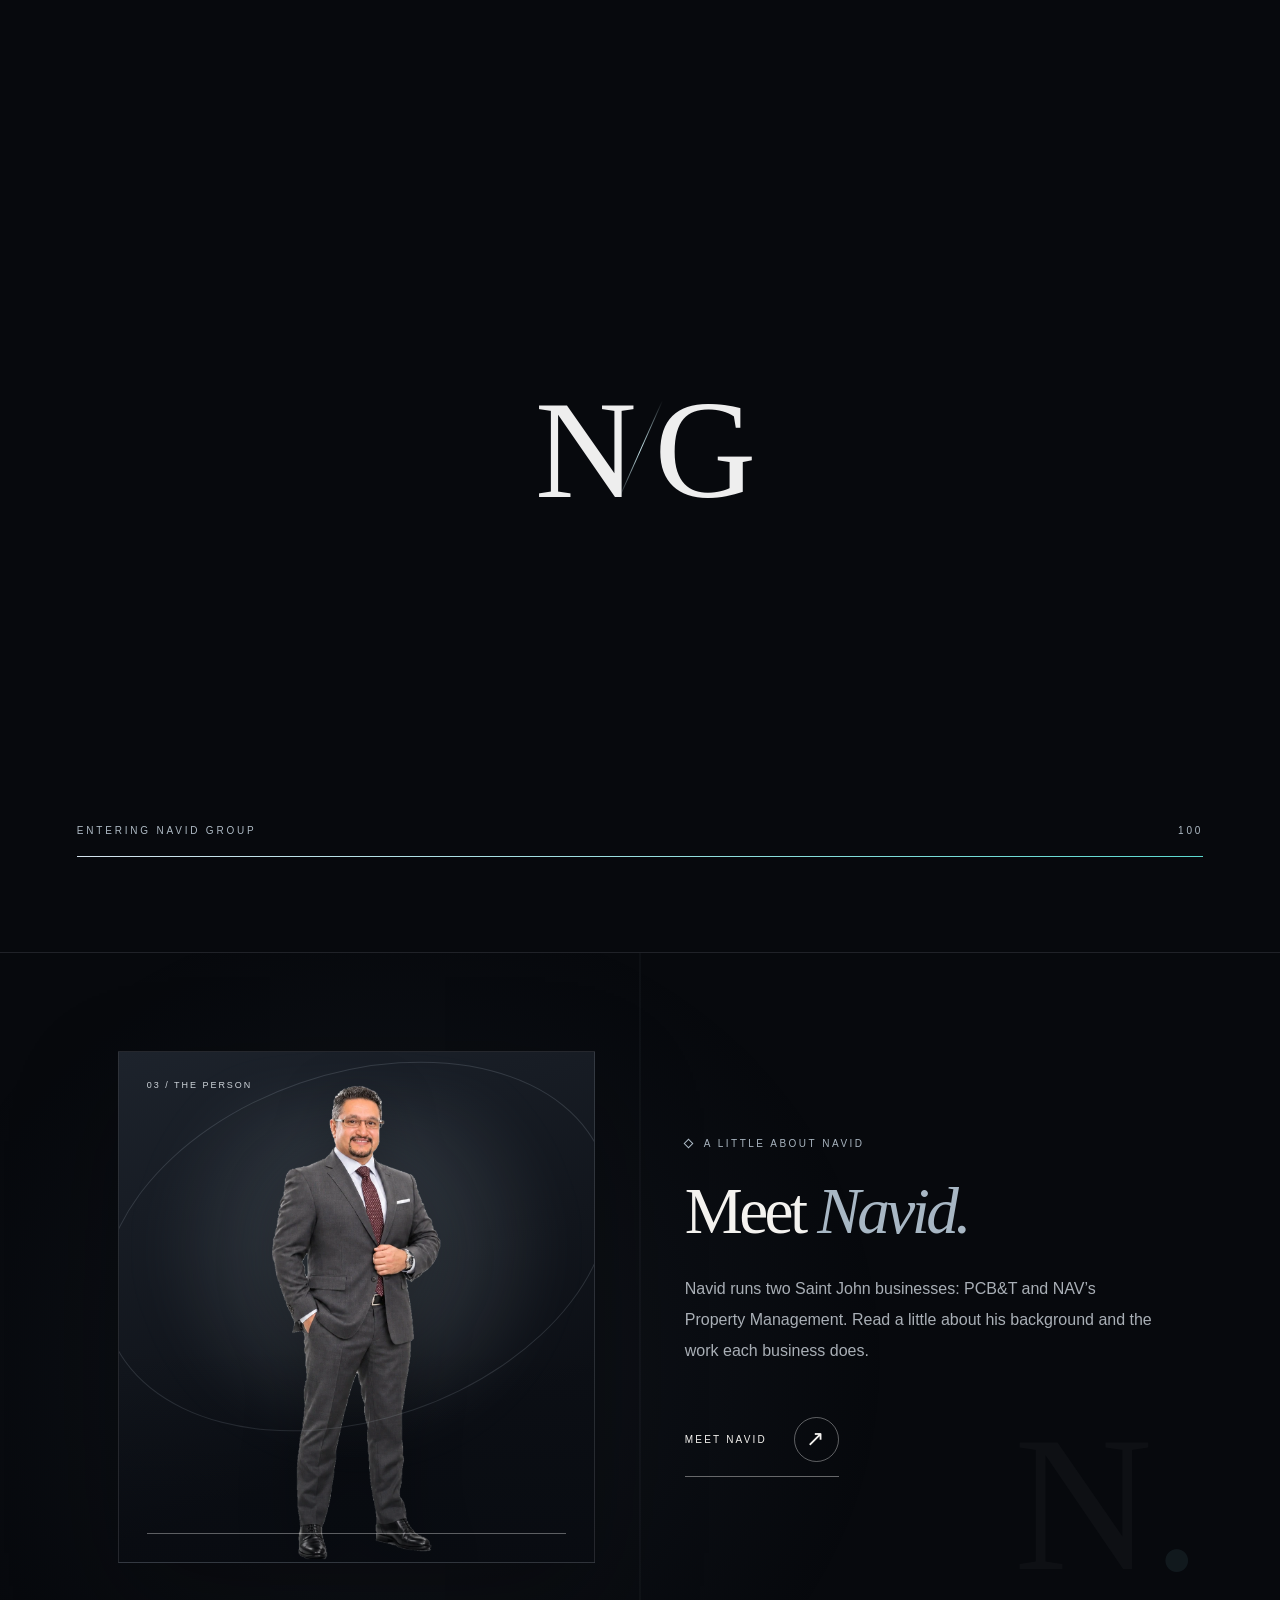
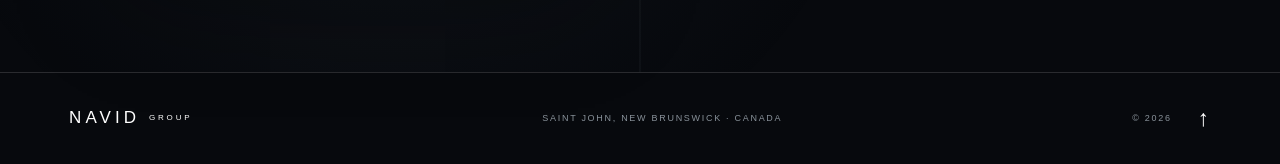
<file: index.html>
<!doctype html>
<html lang="en-CA">
<head>
  <meta charset="utf-8">
  <meta name="viewport" content="width=device-width, initial-scale=1, viewport-fit=cover">
  <meta name="color-scheme" content="dark">
  <meta name="theme-color" content="#07090d">
  <meta name="description" content="Navid Group — explore NAV’s Property Management and PCB&T Bookkeeping & Tax Services in Saint John, New Brunswick.">
  <title>Navid Group — An Interactive Art Experience</title>
  <link rel="preload" href="navid-art-property-building.webp" as="image">
  <link rel="icon" type="image/png" href="favicon-ng.png?v=1">
  <link rel="shortcut icon" href="favicon.ico?v=1">
  <link rel="apple-touch-icon" href="apple-touch-icon.png">
  <link rel="stylesheet" href="site.css">
  <script defer src="site.js"></script>
</head>
<body data-active="neutral">
  <a class="skip-link" href="#worlds">Skip to businesses</a>
  <div id="loading" class="loading-screen" aria-hidden="true">
    <div class="loader-art"><span class="loader-glyph">N</span><span class="loader-slash"></span><span class="loader-glyph">G</span></div>
    <div class="loader-foot"><span>ENTERING NAVID GROUP</span><span class="loader-progress">00</span></div>
    <div class="loader-rail"><span></span></div>
  </div>
  <div id="exit-curtain" class="exit-curtain" aria-hidden="true"><span class="exit-icon">N/G</span></div>
  <canvas id="ambient-canvas" aria-hidden="true"></canvas>
  <div class="ambient-dust" aria-hidden="true"></div>
  <div class="mouse-halo" aria-hidden="true"></div>
  <div class="cursor-ring" aria-hidden="true"><span>ENTER ↗</span></div>
  <div class="stage-lines" aria-hidden="true"><i></i><i></i><i></i><i></i></div>

  <div class="page-shell" id="top">
    <header class="site-header reveal-on-load">
      <a class="identity" href="#top" aria-label="Navid Group home">
        <span class="identity-symbol">N<span>/</span>G</span>
        <span class="identity-words">NAVID<br><small>GROUP</small></span>
      </a>
      <div class="header-coordinate"><span class="live-blink"></span> SAINT JOHN, NEW BRUNSWICK</div>
      <div class="header-right"><a href="#worlds" class="header-explore">EXPLORE <span>↓</span></a><a href="about-navid.html" class="header-about transition-link">ABOUT NAVID <span>↗</span></a></div>
    </header>

    <main>
      <section class="hero" aria-labelledby="hero-title">
        <div class="hero-aura" aria-hidden="true"><div class="aura-outer"></div><div class="aura-inner"></div><div class="aura-core"></div><div class="aura-path"></div></div>
        <div class="hero-topline reveal-on-load" style="--enter: .13s"><span class="line-deco"></span><span>THE NAVID GROUP</span><span class="line-deco"></span></div>
        <div class="hero-title-wrap">
          <h1 id="hero-title" class="hero-title" aria-label="NAVID GROUP">
            <span class="name-row" aria-hidden="true"><span>N</span><span>A</span><span>V</span><span>I</span><span>D</span></span>
            <span class="group-row" aria-hidden="true"><span class="group-rule"></span>GROUP<span class="group-rule"></span></span>
          </h1>
          <div class="hero-descriptor reveal-on-load" style="--enter:.53s"><span>PROPERTY MANAGEMENT</span><span class="cross-mark">✳</span><span>BOOKKEEPING &amp; TAX</span></div>
        </div>
        <div class="worlds-intro reveal-on-load" style="--enter:.7s"><span class="intro-line"></span><span>CHOOSE A DIRECTION</span><span class="intro-line"></span></div>

        <div id="worlds" class="world-grid" aria-label="Choose a business">
          <a href="https://alirezakhani91.github.io/navs-property/" title="Visit NAV’s Property Management website" class="world world-navs transition-link reveal-on-load" data-world="navs" aria-label="Visit NAV’s Property Management" style="--enter:.77s">
            <div class="world-visual" aria-hidden="true"><img src="navid-art-property-building.webp" class="property-photo" alt=""><div class="architecture-lines"><i></i><i></i><i></i><i></i></div></div>
            <div class="world-flare" aria-hidden="true"></div>
            <div class="world-top"><span class="world-sequence">01 <em>—</em> PROPERTY</span><span class="world-corner">↗</span></div>
            <div class="world-middle"><div class="logo-plate"><img src="navid-art-logo-navs.webp" alt="NAV’s Property Management Inc."></div></div>
            <div class="world-bottom"><div><span class="world-kind">PROPERTY MANAGEMENT</span><h2>Spaces, cared for.</h2><small>ENTER NAV’S PROPERTY MANAGEMENT</small></div><span class="world-arrow" aria-hidden="true">↗</span></div>
            <div class="world-vertical" aria-hidden="true">NAV'S PROPERTY MANAGEMENT</div>
          </a>

          <div class="world-center" aria-hidden="true">
            <span class="center-sigil">/</span>
            <span class="center-ring center-ring-one"></span><span class="center-ring center-ring-two"></span>
            <span class="center-marker center-marker-top">N</span><span class="center-marker center-marker-bottom">G</span>
          </div>

          <a href="https://alirezakhani91.github.io/pcb-t/" class="world world-pcbt transition-link reveal-on-load" data-world="pcbt" aria-label="Visit PCB&T Bookkeeping and Tax Services" style="--enter:.89s">
            <div class="world-visual finance-visual" aria-hidden="true">
              <img src="navid-art-finance-photo.webp" class="finance-photo" alt="" loading="eager" decoding="async">
              <div class="finance-sun"></div><div class="finance-orbit orbit-a"></div><div class="finance-orbit orbit-b"></div>
              <svg class="finance-waves" xmlns="http://www.w3.org/2000/svg" viewBox="0 0 650 550" preserveAspectRatio="xMidYMid slice"><defs><linearGradient id="wave-stroke" x1="0" x2="1" y1="0" y2="1"><stop stop-color="#4ac5c4"/><stop offset=".54" stop-color="#8ff4e7"/><stop offset="1" stop-color="#e7bb70"/></linearGradient></defs>
              <g fill="none" stroke="url(#wave-stroke)" stroke-width="1.2" opacity=".47">
                <path d="M-70 325 C125 220 210 435 405 330 S615 265 740 325"/><path d="M-70 345 C125 240 210 455 405 350 S615 285 740 345"/><path d="M-70 365 C125 260 210 475 405 370 S615 305 740 365"/><path d="M-70 385 C125 280 210 495 405 390 S615 325 740 385"/><path d="M-70 405 C125 300 210 515 405 410 S615 345 740 405"/><path d="M-70 425 C125 320 210 535 405 430 S615 365 740 425"/><path d="M-70 445 C125 340 210 555 405 450 S615 385 740 445"/><path d="M-70 465 C125 360 210 575 405 470 S615 405 740 465"/>
              </g></svg>
              <div class="finance-points"><span></span><span></span><span></span><span></span><span></span></div>
            </div>
            <div class="world-flare" aria-hidden="true"></div>
            <div class="world-top"><span class="world-sequence">02 <em>—</em> FINANCE</span><span class="world-corner">↗</span></div>
            <div class="world-middle"><div class="logo-plate pcbt-logo"><img src="navid-art-logo-pcbt.webp" alt="PCB&T — A Wave Above The Rest"></div></div>
            <div class="world-bottom"><div><span class="world-kind">BOOKKEEPING &amp; TAX</span><h2>Numbers, in order.</h2><small>ENTER PCB&amp;T</small></div><span class="world-arrow" aria-hidden="true">↗</span></div>
            <div class="world-vertical" aria-hidden="true">PCB&amp;T BOOKKEEPING &amp; TAX</div>
          </a>
        </div>
        <div class="hero-footer reveal-on-load" style="--enter:1s"><span><span class="tiny-star">✳</span> TWO BUSINESSES · ONE PLACE TO BEGIN</span><a href="#about-preview" class="scroll-link"><span class="scroll-icon">↓</span> SCROLL TO MEET NAVID</a><span class="experience-label">MOVE YOUR CURSOR TO EXPLORE</span></div>
      </section>

      <section class="about-preview" id="about-preview" aria-labelledby="about-title">
        <div class="about-grid-guide" aria-hidden="true"></div>
        <div class="about-photo scroll-reveal" data-parallax=".04"><div class="portrait-glow"></div><span class="about-photo-number">03 / THE PERSON</span><img src="navid-art-portrait.webp" alt="Navid standing in a dark suit, smiling"><span class="portrait-bottom-line"></span></div>
        <div class="about-copy scroll-reveal"><div class="small-kicker"><span class="small-diamond"></span> A LITTLE ABOUT NAVID</div><h2 id="about-title">Meet <i>Navid.</i></h2><p>Navid runs two Saint John businesses: PCB&T and NAV’s Property Management. Read a little about his background and the work each business does.</p><a class="about-button transition-link" href="about-navid.html"><span>MEET NAVID</span><span class="button-disc">↗</span></a><div class="about-decoration">N<span>.</span></div></div>
      </section>
    </main>

    <footer class="site-footer"><a href="#top" class="footer-brand">NAVID <span>GROUP</span></a><div class="footer-center">SAINT JOHN, NEW BRUNSWICK · CANADA</div><div class="footer-right"><span>© <span id="year">2026</span></span><a href="#top" aria-label="Back to top">↑</a></div></footer>
  </div>
</body>
</html>
</file>
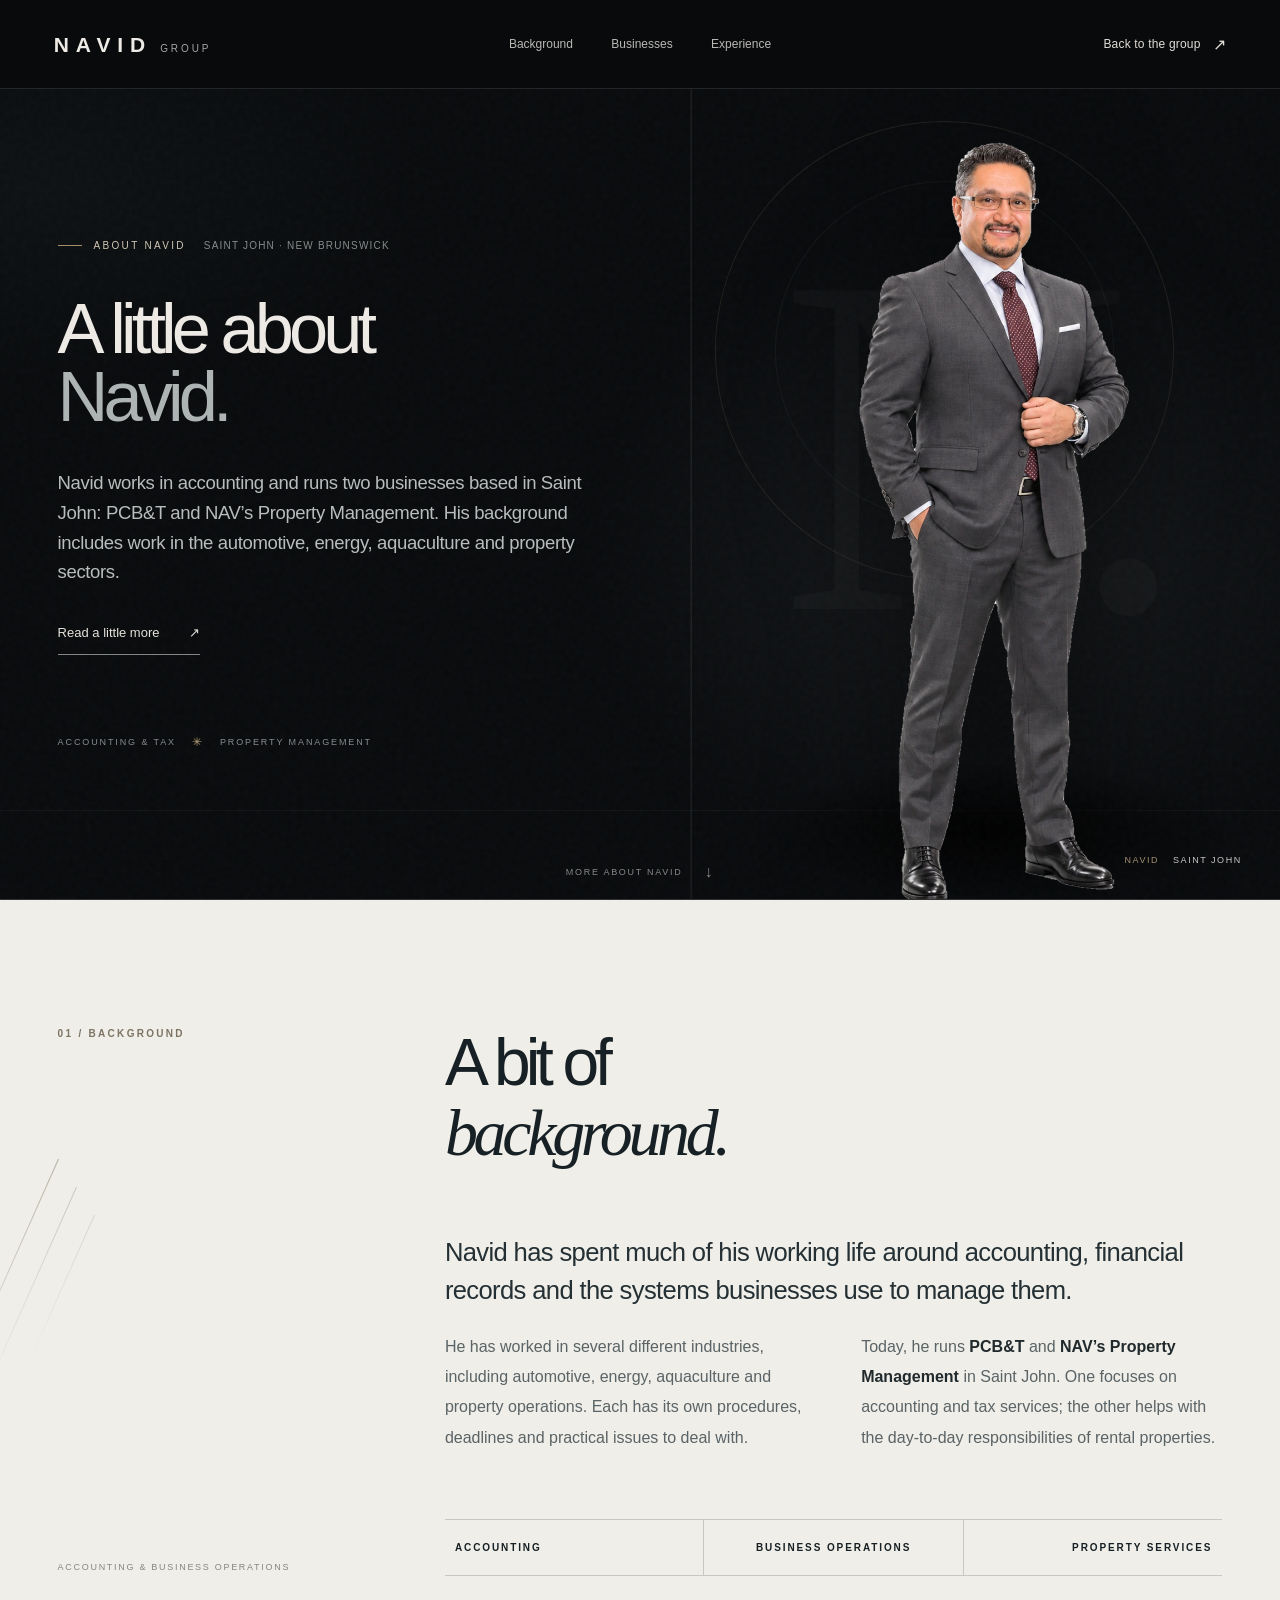
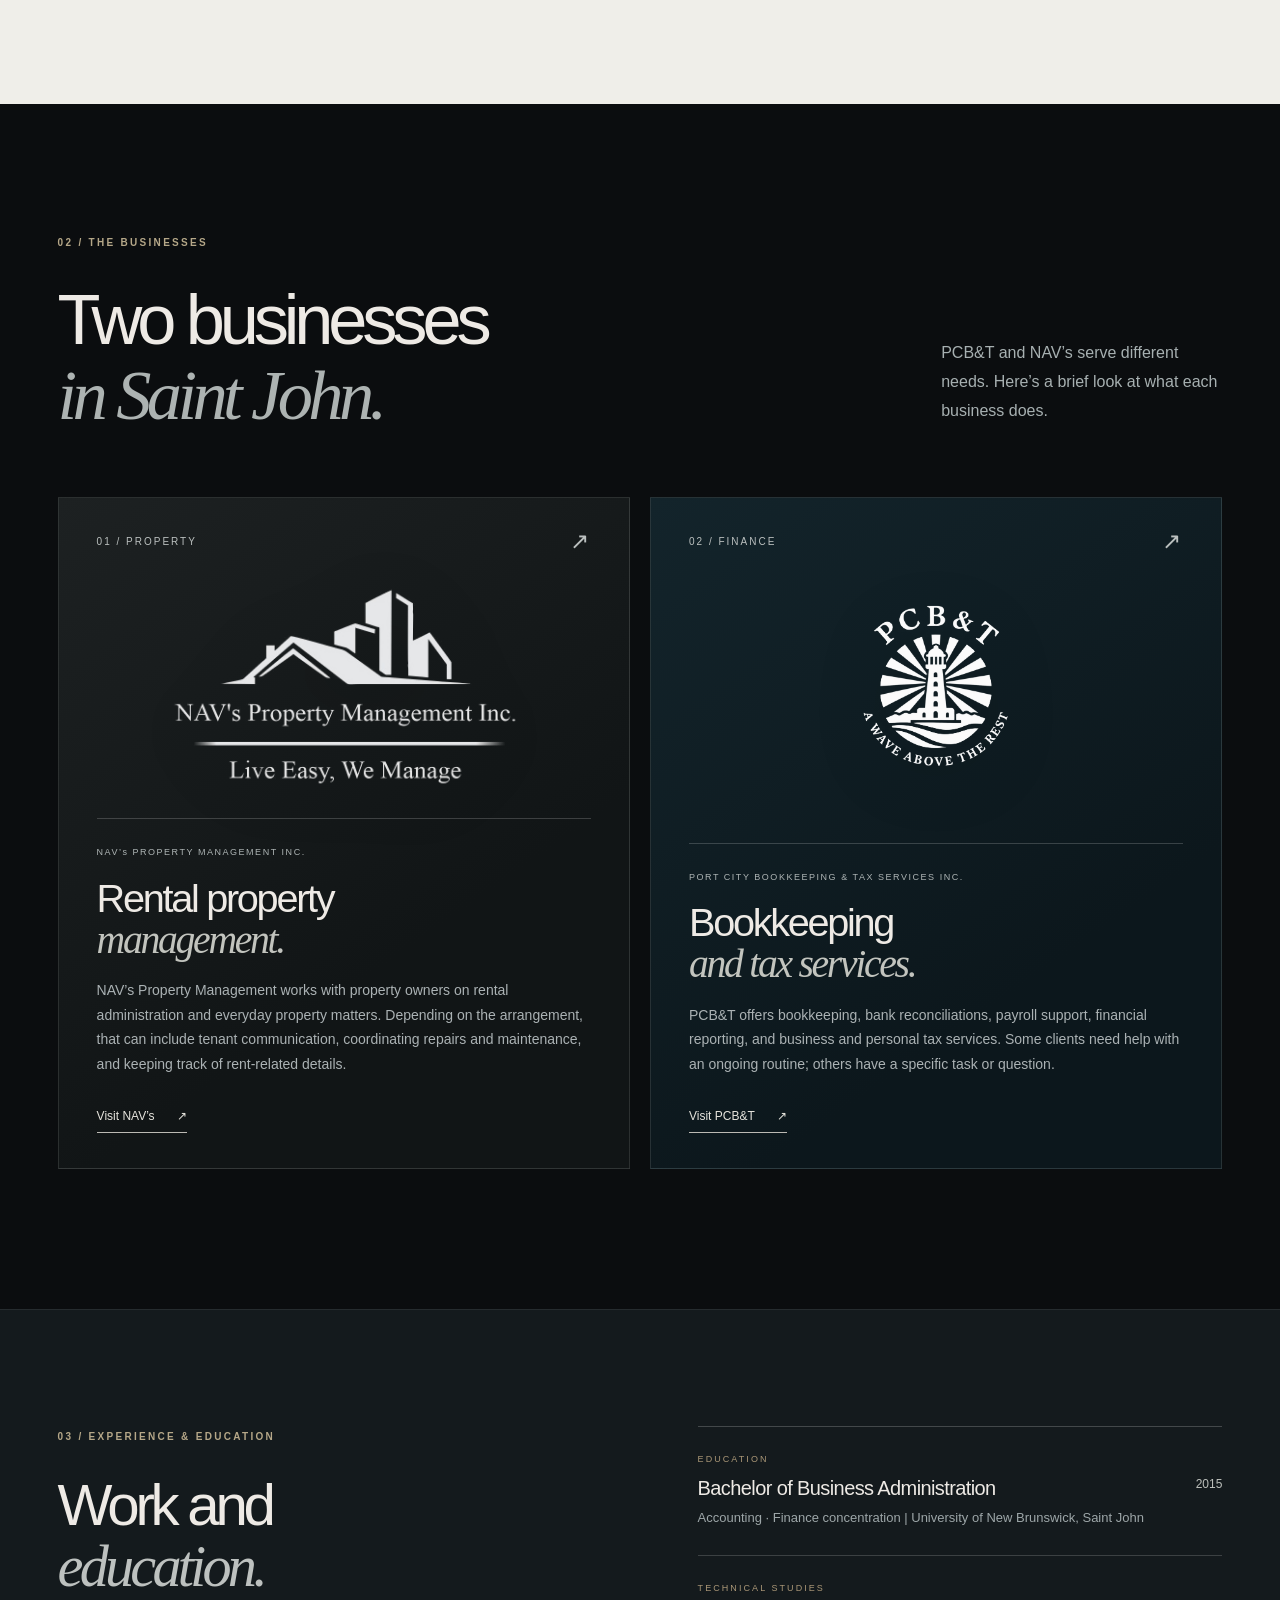
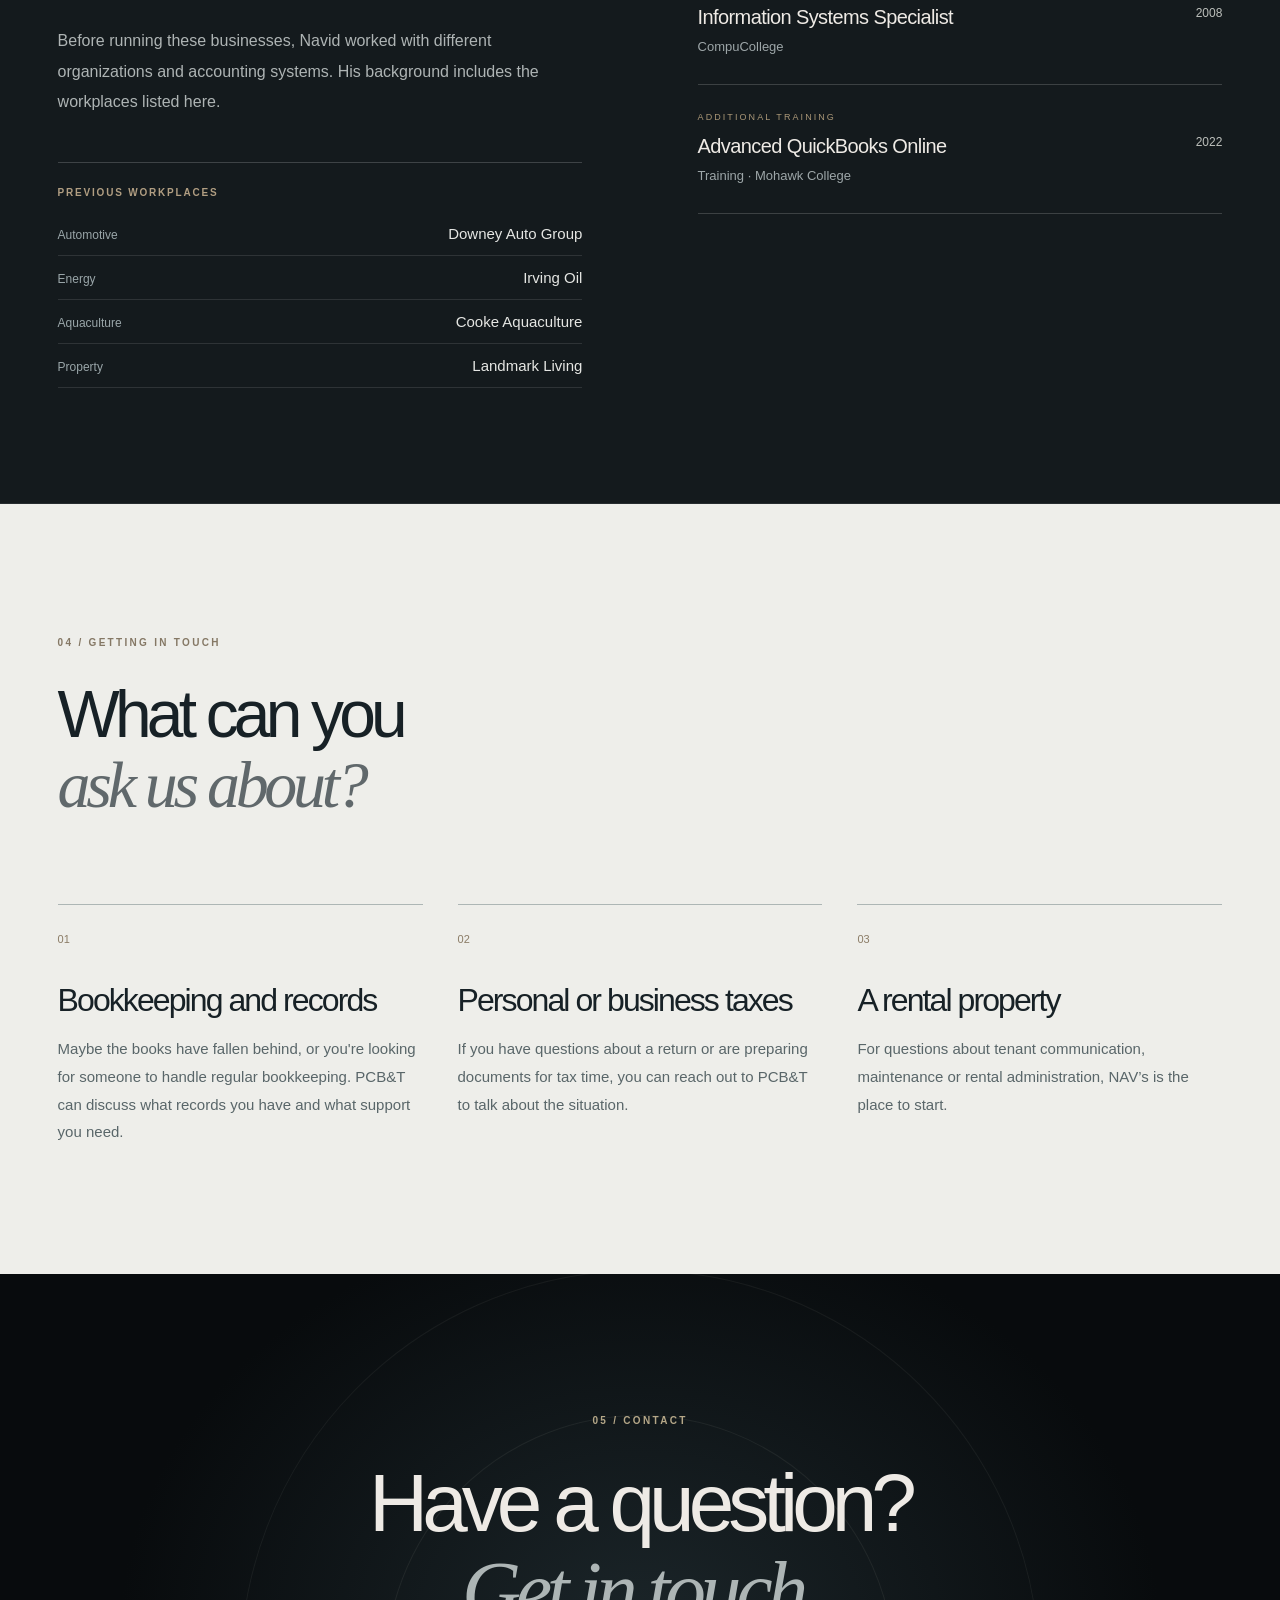
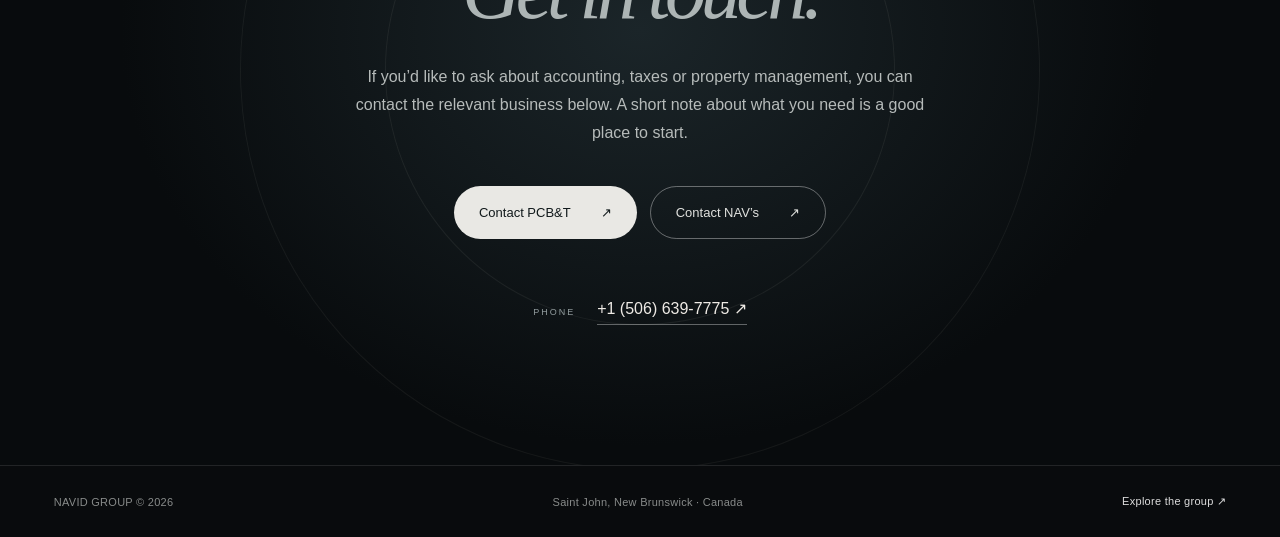
<file: about-navid.html>
<!DOCTYPE html>

<html lang="en">
<head>
<meta charset="utf-8"/>
<meta content="width=device-width,initial-scale=1,viewport-fit=cover" name="viewport"/>
<meta content="#090b0d" name="theme-color"/>
<meta content="About Navid, his background in accounting and business operations, and the two Saint John businesses he runs: PCB&amp;T and NAV’s Property Management." name="description"/>
<meta content="profile" property="og:type"/>
<meta content="About Navid | Navid Group" property="og:title"/>
<meta content="Learn about Navid's work experience and the services offered through PCB&amp;T and NAV’s Property Management in Saint John." property="og:description"/>
<title>About Navid | Navid Group</title>
<link href="pcbt-logo-white.png" rel="icon" type="image/png"/>
<link as="image" href="navid-standing-transparent.webp" rel="preload" type="image/webp"/>
<link href="legacy-site.css" rel="stylesheet"/>
<link href="about-navid.css" rel="stylesheet"/>
<script defer="" src="legacy-site.js"></script>
<script defer="" src="about-navid.js"></script>
</head>
<body class="about-premium-page interior-page">
<div aria-hidden="true" class="grain"></div>
<a class="about-skip" href="#main">Skip to content</a>
<header class="masthead about-masthead">
<a aria-label="Navid Group home" class="wordmark" href="index.html"><span class="wordmark-main">NAVID</span><span class="wordmark-minor">GROUP</span></a>
<nav aria-label="Main navigation" class="about-top-nav">
<a href="#perspective">Background</a>
<a href="#businesses">Businesses</a>
<a href="#background">Experience</a>
</nav>
<a class="masthead-link" href="index.html">Back to the group <span aria-hidden="true">↗</span></a>
</header>
<main id="main">
<!-- HERO: Portrait is pixel-extracted from the supplied photograph; facial features are not regenerated. -->
<section aria-labelledby="navid-hero-title" class="navid-hero">
<div aria-hidden="true" class="navid-hero-gridlines"></div>
<div class="navid-hero-copy">
<p class="navid-eyebrow"><span class="navid-kicker-line"></span> ABOUT NAVID <span class="navid-eyebrow-location">SAINT JOHN · NEW BRUNSWICK</span></p>
<h1 id="navid-hero-title">A little about<br/><em>Navid.</em></h1>
<p class="navid-hero-lead">Navid works in accounting and runs two businesses based in Saint John: PCB&amp;T and NAV’s Property Management. His background includes work in the automotive, energy, aquaculture and property sectors.</p>
<a class="navid-text-link hero-discover" href="#perspective">Read a little more <span aria-hidden="true">↗</span></a>
<div class="navid-hero-bottom"><span>ACCOUNTING &amp; TAX</span><span aria-hidden="true" class="navid-star">✳</span><span>PROPERTY MANAGEMENT</span></div>
</div>
<div class="navid-hero-visual">
<div aria-hidden="true" class="navid-hero-orbit"></div>
<div aria-hidden="true" class="navid-hero-backtype">N.</div>
<img alt="Navid, standing in a charcoal suit" class="navid-portrait" fetchpriority="high" height="1382" src="navid-standing-transparent.webp" width="527"/>
<div class="navid-portrait-caption"><span>NAVID</span><span>SAINT JOHN</span></div>
</div>
<a aria-label="Scroll to Navid's perspective" class="navid-scroll-cue" href="#perspective"><span>MORE ABOUT NAVID</span><span aria-hidden="true">↓</span></a>
</section>
<!-- STORY -->
<section aria-labelledby="navid-story-heading" class="navid-story" id="perspective">
<div class="navid-shell navid-story-grid">
<div class="navid-story-side" data-reveal="">
<span class="navid-section-index">01 / BACKGROUND</span>
<div aria-hidden="true" class="navid-rule-art"><span></span><span></span><span></span></div>
<span class="navid-aside-note">ACCOUNTING &amp; BUSINESS OPERATIONS</span>
</div>
<div class="navid-story-main" data-reveal="">
<h2>A bit of<br/><em>background.</em></h2>
<div class="navid-story-body">
<p class="navid-story-first">Navid has spent much of his working life around accounting, financial records and the systems businesses use to manage them.</p>
<p>He has worked in several different industries, including automotive, energy, aquaculture and property operations. Each has its own procedures, deadlines and practical issues to deal with.</p>
<p>Today, he runs <strong>PCB&amp;T</strong> and <strong>NAV’s Property Management</strong> in Saint John. One focuses on accounting and tax services; the other helps with the day-to-day responsibilities of rental properties.</p>
</div>
<div aria-label="Guiding principles" class="navid-principles"><span>ACCOUNTING</span><span>BUSINESS OPERATIONS</span><span>PROPERTY SERVICES</span></div>
</div>
</div>
</section>
<!-- TWO BUSINESSES -->
<section aria-labelledby="navid-businesses-heading" class="navid-businesses" id="businesses">
<div class="navid-shell">
<div class="navid-section-intro" data-reveal="">
<span class="navid-section-index">02 / THE BUSINESSES</span>
<div class="navid-intro-row">
<h2 id="navid-businesses-heading">Two businesses<br/><em>in Saint John.</em></h2>
<p>PCB&amp;T and NAV’s serve different needs. Here’s a brief look at what each business does.</p>
</div>
</div>
<div class="navid-business-grid">
<a aria-label="Explore NAV's Property Management" class="navid-business-card navid-card-property" data-reveal="" href="https://alirezakhani91.github.io/navs-property/">
<div class="navid-card-top"><span>01 / PROPERTY</span><span aria-hidden="true" class="navid-card-arrow">↗</span></div>
<div class="navid-brandmark navid-property-brandmark"><img alt="NAV’s Property Management Inc. logo" loading="lazy" src="navs-logo-transparent.png"/></div>
<div class="navid-card-bottom">
<span class="navid-card-category">NAV’s PROPERTY MANAGEMENT INC.</span>
<h3>Rental property<br/><em>management.</em></h3>
<p>NAV’s Property Management works with property owners on rental administration and everyday property matters. Depending on the arrangement, that can include tenant communication, coordinating repairs and maintenance, and keeping track of rent-related details.</p>
<span class="navid-card-explore">Visit NAV’s <span aria-hidden="true">↗</span></span>
</div>
</a>
<a aria-label="Visit Port City Bookkeeping and Tax Services" class="navid-business-card navid-card-finance" data-reveal="" href="https://alirezakhani91.github.io/pcb-t/">
<div class="navid-card-top"><span>02 / FINANCE</span><span aria-hidden="true" class="navid-card-arrow">↗</span></div>
<div class="navid-brandmark navid-finance-brandmark"><img alt="PCB&amp;T — Port City Bookkeeping and Tax Services logo" loading="lazy" src="pcbt-logo-white.png"/></div>
<div class="navid-card-bottom">
<span class="navid-card-category">PORT CITY BOOKKEEPING &amp; TAX SERVICES INC.</span>
<h3>Bookkeeping<br/><em>and tax services.</em></h3>
<p>PCB&amp;T offers bookkeeping, bank reconciliations, payroll support, financial reporting, and business and personal tax services. Some clients need help with an ongoing routine; others have a specific task or question.</p>
<span class="navid-card-explore">Visit PCB&amp;T <span aria-hidden="true">↗</span></span>
</div>
</a>
</div>
</div>
</section>
<!-- BACKGROUND -->
<section aria-labelledby="navid-foundation-heading" class="navid-foundation" id="background">
<div class="navid-shell navid-foundation-grid">
<div class="navid-foundation-title" data-reveal="">
<span class="navid-section-index">03 / EXPERIENCE &amp; EDUCATION</span>
<h2 id="navid-foundation-heading">Work and<br/><em>education.</em></h2>
<p>Before running these businesses, Navid worked with different organizations and accounting systems. His background includes the workplaces listed here.</p>
<div aria-label="Selected professional experience" class="navid-experience">
<h3 class="navid-experience-label">PREVIOUS WORKPLACES</h3>
<div class="navid-experience-row"><span>Automotive</span><strong>Downey Auto Group</strong></div>
<div class="navid-experience-row"><span>Energy</span><strong>Irving Oil</strong></div>
<div class="navid-experience-row"><span>Aquaculture</span><strong>Cooke Aquaculture</strong></div>
<div class="navid-experience-row"><span>Property</span><strong>Landmark Living</strong></div>
</div>
</div>
<div class="navid-credentials" data-reveal="">
<div class="navid-credential"><span class="navid-credential-tag">EDUCATION</span><div><h3>Bachelor of Business Administration</h3><p>Accounting · Finance concentration | University of New Brunswick, Saint John</p></div><span class="navid-credential-note">2015</span></div>
<div class="navid-credential"><span class="navid-credential-tag">TECHNICAL STUDIES</span><div><h3>Information Systems Specialist</h3><p>CompuCollege</p></div><span class="navid-credential-note">2008</span></div>
<div class="navid-credential"><span class="navid-credential-tag">ADDITIONAL TRAINING</span><div><h3>Advanced QuickBooks Online</h3><p>Training · Mohawk College</p></div><span class="navid-credential-note">2022</span></div>
</div>
</div>
</section>
<!-- VALUES / EXPERIENCE -->
<section aria-labelledby="navid-philosophy-heading" class="navid-philosophy">
<div class="navid-shell" data-reveal="">
<span class="navid-section-index">04 / GETTING IN TOUCH</span>
<h2 id="navid-philosophy-heading">What can you<br/><em>ask us about?</em></h2>
<div class="navid-philosophy-grid">
<div><span>01</span><h3>Bookkeeping and records</h3><p>Maybe the books have fallen behind, or you're looking for someone to handle regular bookkeeping. PCB&amp;T can discuss what records you have and what support you need.</p></div>
<div><span>02</span><h3>Personal or business taxes</h3><p>If you have questions about a return or are preparing documents for tax time, you can reach out to PCB&amp;T to talk about the situation.</p></div>
<div><span>03</span><h3>A rental property</h3><p>For questions about tenant communication, maintenance or rental administration, NAV’s is the place to start.</p></div>
</div>
</div>
</section>
<!-- CONTACT -->
<section aria-labelledby="navid-contact-heading" class="navid-contact" id="contact">
<div aria-hidden="true" class="navid-contact-orbit"></div>
<div class="navid-shell navid-contact-inner" data-reveal="">
<span class="navid-section-index">05 / CONTACT</span>
<h2 id="navid-contact-heading">Have a question?<br/><em>Get in touch.</em></h2>
<p>If you’d like to ask about accounting, taxes or property management, you can contact the relevant business below. A short note about what you need is a good place to start.</p>
<div class="navid-contact-actions">
<a class="navid-pill" href="mailto:Bookkeeping@NCPCGROUP.com?subject=Enquiry%20via%20Navid%20Group">Contact PCB&amp;T <span aria-hidden="true">↗</span></a>
<a class="navid-pill navid-pill-outline" href="mailto:pm@ncpcgroup.com?subject=Property%20management%20enquiry%20via%20Navid%20Group">Contact NAV’s <span aria-hidden="true">↗</span></a>
</div>
<div class="navid-contact-phone"><span>PHONE</span><a href="tel:+15066397775">+1 (506) 639-7775 ↗</a></div>
</div>
</section>
</main>
<footer class="footer-min navid-about-footer"><span>NAVID GROUP © 2026</span><span>Saint John, New Brunswick · Canada</span><a href="index.html">Explore the group ↗</a></footer>
</body>
</html>
</file>
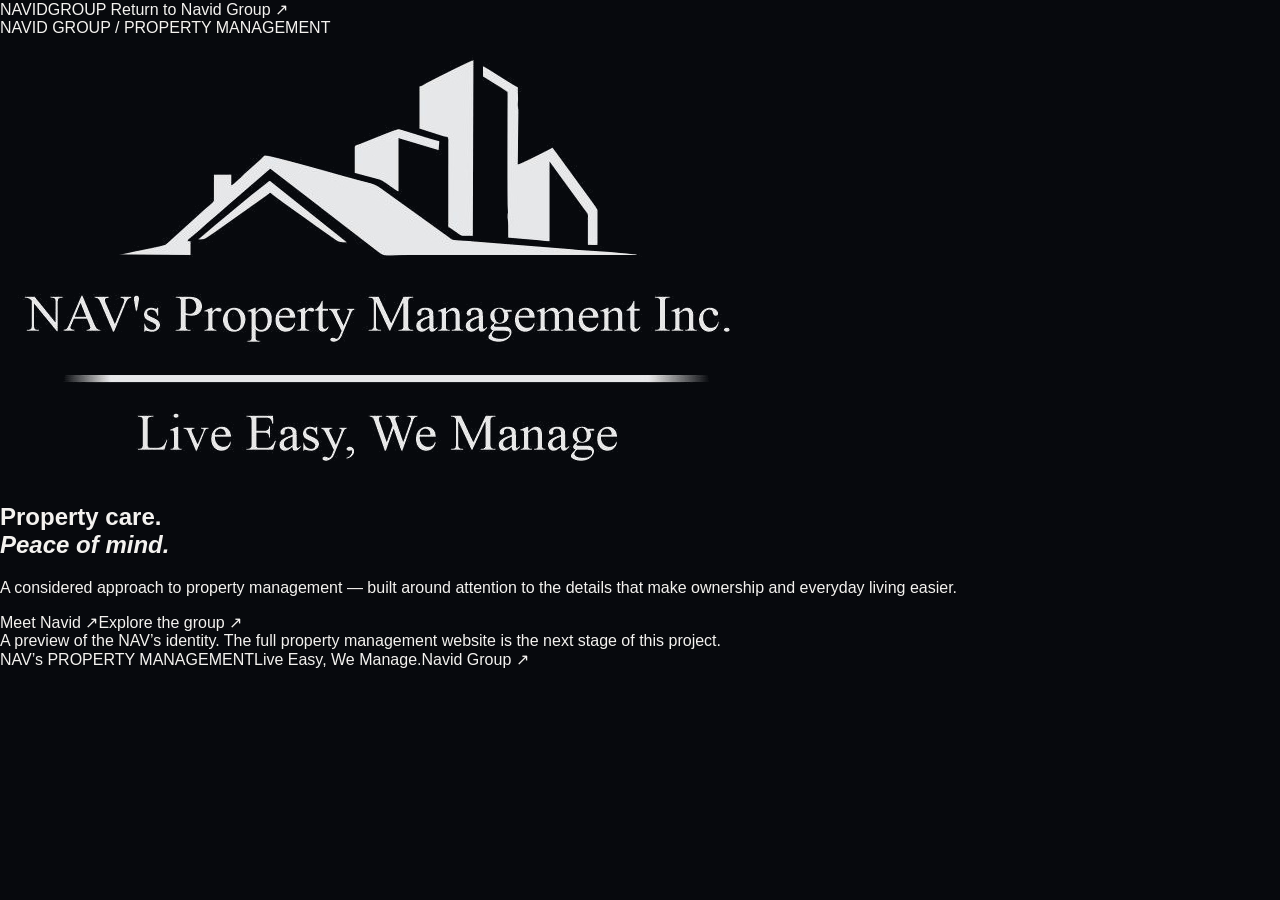
<file: navs.html>
<!doctype html>
<html lang="en">
<head>
<meta charset="utf-8"><meta name="viewport" content="width=device-width, initial-scale=1"><meta name="theme-color" content="#101214">
<meta name="description" content="NAV's Property Management Inc. — Live Easy, We Manage.">
<title>NAV’s Property Management — Navid Group</title>
<link rel="stylesheet" href="site.css"><script defer src="site.js"></script>
</head>
<body class="interior-page navs-page">
 <div class="grain" aria-hidden="true"></div>
 <header class="masthead masthead-interior">
   <a href="index.html" class="wordmark" aria-label="Navid Group home"><span class="wordmark-main">NAVID</span><span class="wordmark-minor">GROUP</span></a>
   <a href="index.html" class="masthead-link">Return to Navid Group <span aria-hidden="true">↗</span></a>
 </header>
 <main>
  <section class="navs-hero">
   <div class="architecture-shape" aria-hidden="true"><span></span><span></span><span></span></div>
   <span class="eyebrow">NAVID GROUP / PROPERTY MANAGEMENT</span>
   <div class="navs-hero-logo"><img src="navs-logo-transparent.png" alt="NAV's Property Management Inc. — Live Easy, We Manage"></div>
   <h1>Property care.<br><em>Peace of mind.</em></h1>
   <p>A considered approach to property management — built around attention to the details that make ownership and everyday living easier.</p>
   <div class="navs-actions"><a href="about-navid.html">Meet Navid <span>↗</span></a><a href="index.html">Explore the group <span>↗</span></a></div>
  </section>
  <div class="navs-note">A preview of the NAV’s identity. The full property management website is the next stage of this project.</div>
 </main>
 <footer class="footer-min"><span>NAV’s PROPERTY MANAGEMENT</span><span>Live Easy, We Manage.</span><a href="index.html">Navid Group ↗</a></footer>
</body>
</html>
</file>
<file: site.css>
@charset "UTF-8";
:root{color-scheme:dark;--bg:#07090d;--text:#f4f2ef;--mute:#a2a7af;--accent:173,200,222;--mouse-x:50vw;--mouse-y:50vh;--accent-light:rgba(190,205,230,.22)}
*,*:before,*:after{box-sizing:border-box}html{scroll-behavior:smooth;scroll-padding-top:70px;background:var(--bg)}body{margin:0;min-width:320px;background:var(--bg);color:var(--text);font-family:Inter,"Helvetica Neue",Arial,sans-serif;-webkit-font-smoothing:antialiased;overflow-x:hidden}a{text-decoration:none;color:inherit}a:focus-visible{outline:2px solid #b5e3e9;outline-offset:5px}button{font:inherit}.skip-link{position:fixed;z-index:9000;top:-100px;left:20px;background:white;color:black;padding:13px 20px}.skip-link:focus{top:10px}
#ambient-canvas{position:fixed;inset:0;pointer-events:none;z-index:0;opacity:.78}.ambient-dust{position:fixed;inset:0;pointer-events:none;z-index:7;opacity:.32;mix-blend-mode:screen;background-image:url('data:image/svg+xml,%3Csvg viewBox="0 0 180 180" xmlns="http://www.w3.org/2000/svg"%3E%3Cfilter id="n"%3E%3CfeTurbulence type="fractalNoise" baseFrequency=".89" numOctaves="3" stitchTiles="stitch"/%3E%3C/filter%3E%3Crect width="100%25" height="100%25" filter="url(%23n)" opacity=".15"/%3E%3C/svg%3E')}.stage-lines{position:fixed;inset:0;z-index:1;pointer-events:none;display:flex;justify-content:space-around;opacity:.2}.stage-lines i{height:100%;width:1px;background:linear-gradient(180deg,transparent,rgba(197,216,233,.1) 30%,rgba(197,216,233,.08) 70%,transparent)}
.mouse-halo{position:fixed;z-index:8;width:520px;height:520px;left:0;top:0;transform:translate3d(-600px,-600px,0);pointer-events:none;opacity:0;border-radius:50%;filter:blur(5px);background:radial-gradient(circle,rgba(var(--accent),.16),rgba(var(--accent),.055) 34%,transparent 69%);transition:opacity .4s ease,background .65s ease;mix-blend-mode:screen}.mouse-halo.visible{opacity:1}.cursor-ring{position:fixed;z-index:100;left:0;top:0;width:66px;height:66px;border:1px solid rgba(255,255,255,.42);border-radius:50%;display:grid;place-items:center;transform:translate3d(-100px,-100px,0);pointer-events:none;opacity:0;transition:opacity .25s ease,width .3s,height .3s,border-color .3s;background:rgba(25,30,38,.16);backdrop-filter:blur(3px)}.cursor-ring span{font-size:8px;letter-spacing:.1em;opacity:0;transition:opacity .25s}.cursor-ring.is-visible{opacity:1}.cursor-ring.over-world{width:92px;height:92px;border-color:rgba(255,255,255,.72);background:rgba(5,8,12,.33)}.cursor-ring.over-world span{opacity:1}body[data-active="navs"]{--accent:142,177,214;--accent-light:rgba(162,192,227,.32)}body[data-active="pcbt"]{--accent:56,217,209;--accent-light:rgba(69,234,210,.3)}
.page-shell{position:relative;z-index:2;isolation:isolate}.site-header{height:89px;padding:0 clamp(22px,4.2vw,90px);display:flex;align-items:center;justify-content:space-between;border-bottom:1px solid rgba(226,236,245,.1);position:relative;z-index:30}.identity{display:flex;align-items:center;gap:14px}.identity-symbol{font-family:Georgia,serif;font-size:31px;line-height:1;letter-spacing:-.1em;font-weight:500}.identity-symbol span{color:#7c8790;font-size:.65em;vertical-align:5px;margin:0 1px}.identity-words{font-size:11px;line-height:1.13;letter-spacing:.33em;font-weight:600}.identity-words small{display:inline-block;margin-top:7px;font-size:8px;letter-spacing:.58em;color:#8d939c}.header-coordinate{display:flex;align-items:center;gap:12px;font-size:10px;letter-spacing:.23em;color:#8c939b;white-space:nowrap}.live-blink{width:5px;height:5px;background:#b9c2c8;border-radius:50%;box-shadow:0 0 12px #b9c2c8;animation:blink 3s infinite}.header-right{display:flex;gap:37px;align-items:center}.header-right a{font-size:10px;letter-spacing:.17em;color:#b9bec6;white-space:nowrap;transition:color .3s}.header-right a:hover{color:white}.header-right a span{display:inline-block;font-size:18px;vertical-align:-2px;margin-left:9px;transition:transform .25s}.header-right a:hover span{transform:translate(3px,-3px)}
.hero{min-height:860px;min-height:max(860px,calc(100svh - 89px));padding:42px clamp(22px,5.4vw,104px) 20px;position:relative;display:flex;flex-direction:column;align-items:center;isolation:isolate;overflow:hidden;background:radial-gradient(ellipse 55% 50% at 50% 33%,rgba(46,53,66,.25),transparent 75%)}.hero-aura{position:absolute;z-index:-1;top:8%;left:50%;width:640px;height:640px;transform:translateX(-50%);pointer-events:none;opacity:.9}.aura-outer,.aura-inner,.aura-core,.aura-path{position:absolute;inset:4%;border-radius:50%;border:1px solid rgba(205,218,232,.115)}.aura-outer{animation:spin 37s linear infinite;border-top-color:rgba(196,217,236,.4);border-bottom-color:transparent;box-shadow:0 0 74px rgba(154,198,232,.045)}.aura-inner{inset:13%;border-style:dashed;border-color:rgba(205,225,245,.085);animation:spin 24s linear infinite reverse}.aura-core{inset:32%;border:1px solid rgba(235,236,244,.15);box-shadow:inset 0 0 35px rgba(172,203,239,.065),0 0 95px rgba(125,162,207,.06);animation:breathe 5s ease-in-out infinite}.aura-path{inset:-2%;border:1px solid transparent;border-right-color:rgba(220,229,242,.2);transform:rotate(35deg);animation:spin 56s linear infinite}
.hero-topline{display:flex;align-items:center;gap:18px;color:#8f9aa6;letter-spacing:.46em;font-size:9px;font-weight:600;margin-bottom:11px;z-index:4}.line-deco{width:45px;height:1px;background:#58636f}.hero-title-wrap{position:relative;z-index:4;text-align:center}.hero-title{margin:0;display:flex;flex-direction:column;align-items:center;font-weight:400}.name-row{display:flex;gap:0;align-items:center;justify-content:center;font-family:Arial,Helvetica,sans-serif;font-weight:500;line-height:.9;font-size:clamp(94px,11vw,184px);letter-spacing:-.095em;color:transparent;-webkit-text-stroke:1px rgba(242,245,250,.86);text-shadow:0 0 65px rgba(160,202,231,.13)}.name-row span{display:inline-block;transform:translateY(110%) rotateX(70deg);opacity:0;filter:blur(10px);transition:color .8s}.ready .name-row span{animation:letter-in 1.1s cubic-bezier(.17,.85,.2,1) forwards;animation-delay:calc(.18s + var(--i)*.08s)}.name-row span:nth-child(1){--i:0}.name-row span:nth-child(2){--i:1}.name-row span:nth-child(3){--i:2}.name-row span:nth-child(4){--i:3}.name-row span:nth-child(5){--i:4}.name-row:hover span{-webkit-text-stroke:0;color:#f1f2f4}.group-row{display:flex;align-items:center;gap:21px;margin-top:7px;font-size:clamp(16px,2.1vw,27px);letter-spacing:.95em;text-indent:.95em;color:#cbd2d9;font-weight:300}.group-rule{width:41px;height:1px;background:linear-gradient(90deg,transparent,#727a88)}.group-rule:last-child{transform:rotate(180deg)}.hero-descriptor{display:flex;justify-content:center;align-items:center;gap:21px;margin-top:20px;font-size:9px;letter-spacing:.24em;color:#8d949d}.cross-mark{font-size:13px;color:#a4adb6;animation:spin 16s linear infinite}.worlds-intro{width:100%;max-width:1120px;display:flex;align-items:center;gap:16px;margin:38px 0 15px;font-size:9px;letter-spacing:.38em;color:#969fab;white-space:nowrap}.intro-line{height:1px;flex:1;background:linear-gradient(90deg,transparent,rgba(222,235,250,.22))}.intro-line:last-child{transform:rotate(180deg)}
.world-grid{width:100%;max-width:1470px;display:grid;grid-template-columns:minmax(0,1fr) 0 minmax(0,1fr);gap:20px;position:relative;z-index:10}.world{position:relative;height:clamp(370px,36vw,460px);display:flex;flex-direction:column;justify-content:space-between;isolation:isolate;padding:26px clamp(23px,2.5vw,42px) 25px;overflow:hidden;border:1px solid rgba(241,245,247,.22);background:#151a21;transform-style:preserve-3d;box-shadow:0 24px 60px rgba(0,0,0,.28);transition:box-shadow .6s ease,border-color .6s ease,filter .6s ease,opacity .5s ease;will-change:transform}.world::before{content:'';position:absolute;z-index:-1;inset:0;opacity:0;background:radial-gradient(circle at var(--px,50%) var(--py,50%),rgba(240,243,250,.19),transparent 58%);transition:opacity .35s}.world:hover::before{opacity:1}.world::after{content:'';position:absolute;z-index:3;inset:0;border:1px solid transparent;pointer-events:none;box-shadow:inset 0 0 0 0 rgba(255,255,255,.07);transition:box-shadow .5s}.world:hover::after{box-shadow:inset 0 0 0 1px rgba(255,255,255,.24)}.world-visual{position:absolute;z-index:-2;inset:0;overflow:hidden}.property-photo{width:100%;height:100%;object-fit:cover;object-position:52% 48%;filter:saturate(.65) brightness(.62) contrast(1.15);transform:scale(1.09);animation:ken-burns 24s ease-in-out infinite alternate;transition:filter .8s ease}.world-navs .world-visual:after{content:'';position:absolute;inset:0;background:linear-gradient(180deg,rgba(6,9,14,.52),rgba(4,6,9,.15) 42%,rgba(3,5,8,.87) 98%),linear-gradient(90deg,rgba(3,6,10,.36),transparent 80%)}.world-navs:hover .property-photo{filter:saturate(.88) brightness(.79) contrast(1.06)}.architecture-lines{position:absolute;inset:0;mix-blend-mode:screen;opacity:0;transition:opacity .6s}.architecture-lines i{position:absolute;display:block;height:180%;width:1px;background:linear-gradient(transparent,rgba(223,237,247,.78) 42%,transparent);top:-50%;transform:rotate(25deg);animation:arch-sweep 4s linear infinite}.architecture-lines i:nth-child(1){left:24%}.architecture-lines i:nth-child(2){left:43%;animation-delay:-1s}.architecture-lines i:nth-child(3){left:62%;animation-delay:-2.4s}.architecture-lines i:nth-child(4){left:80%;animation-delay:-3s}.world-navs:hover .architecture-lines{opacity:.65}.world-flare{position:absolute;z-index:0;inset:-3%;pointer-events:none;opacity:.2;background:radial-gradient(circle at var(--px,50%) var(--py,50%),rgba(var(--accent),.35),transparent 52%);transition:opacity .5s}.world:hover .world-flare{opacity:.65}
.finance-visual{background:radial-gradient(ellipse 65% 52% at 52% 42%,rgba(35,133,139,.26),transparent 72%),radial-gradient(ellipse 75% 42% at 90% 100%,rgba(209,159,90,.16),transparent),linear-gradient(134deg,#071116 0%,#071d23 43%,#050b12 100%)}.finance-sun{position:absolute;top:7%;right:10%;width:280px;height:280px;border-radius:50%;background:radial-gradient(circle,rgba(226,173,109,.15),rgba(58,175,171,.1) 37%,transparent 65%);filter:blur(10px);animation:finance-orb 8s ease-in-out infinite alternate}.finance-orbit{position:absolute;border:1px solid rgba(109,216,207,.12);border-radius:50%;top:7%;left:26%;width:360px;aspect-ratio:1;animation:spin 28s linear infinite}.finance-orbit.orbit-b{inset:auto 0 -52% auto;width:520px;transform:rotate(20deg);border-color:rgba(230,200,137,.12);animation-duration:38s;animation-direction:reverse}.finance-waves{position:absolute;inset:0;width:100%;height:100%;opacity:.85;filter:drop-shadow(0 0 11px rgba(93,228,205,.23));animation:wave-float 8s ease-in-out infinite alternate}.finance-points span{position:absolute;display:block;width:4px;height:4px;border-radius:50%;background:#c4f9e6;box-shadow:0 0 18px #7ef8e7;opacity:.6;animation:twinkle 4s ease-in-out infinite}.finance-points span:nth-child(1){left:14%;top:35%}.finance-points span:nth-child(2){left:33%;top:68%;animation-delay:1s}.finance-points span:nth-child(3){left:65%;top:24%;animation-delay:2s}.finance-points span:nth-child(4){left:78%;top:65%;animation-delay:3s}.finance-points span:nth-child(5){left:55%;top:85%;animation-delay:1.3s}
.world-top,.world-middle,.world-bottom{position:relative;z-index:4}.world-top{display:flex;justify-content:space-between;align-items:center;color:#f4f5f5}.world-sequence{font-size:10px;letter-spacing:.26em;font-weight:500;color:#eef0ef}.world-sequence em{font-style:normal;opacity:.5;margin:0 5px}.world-corner{font-size:21px;line-height:1;opacity:.65;transition:transform .35s,opacity .35s}.world-middle{display:flex;flex:1;align-items:center;justify-content:center;min-height:0}.logo-plate{display:flex;justify-content:center;align-items:center;max-width:100%;max-height:85%;transition:transform .7s cubic-bezier(.12,.68,.15,1),filter .7s}.logo-plate img{max-width:min(82%,340px);max-height:195px;object-fit:contain;filter:drop-shadow(0 0 45px rgba(0,0,0,.25))}.pcbt-logo img{max-width:clamp(130px,14vw,196px);max-height:175px;filter:drop-shadow(0 0 25px rgba(135,243,229,.08))}.world:hover .logo-plate{transform:translateY(-8px) scale(1.052)}.world:hover .world-corner{opacity:1;transform:translate(3px,-3px)}.world-bottom{display:flex;justify-content:space-between;align-items:end;padding-top:16px;border-top:1px solid rgba(238,243,246,.34)}.world-kind{display:block;font-size:10px;letter-spacing:.22em;color:#bec6cc}.world-bottom h2{font-family:Georgia,Times,serif;font-style:italic;font-weight:400;font-size:clamp(20px,2.4vw,35px);letter-spacing:-.035em;margin:7px 0 14px}.world-bottom small{font-size:9px;letter-spacing:.22em;color:#a9b0b7}.world-arrow{width:51px;height:51px;border:1px solid rgba(245,248,248,.45);border-radius:50%;font-size:25px;display:grid;place-items:center;transition:background .4s,color .4s,transform .5s}.world:hover .world-arrow{background:#f6f7f5;color:#090f15;transform:rotate(45deg)}.world-vertical{position:absolute;z-index:4;right:12px;top:50%;font-size:7px;letter-spacing:.28em;color:rgba(235,242,248,.55);writing-mode:vertical-rl;transform:translateY(-50%);pointer-events:none}
.world-center{position:absolute;z-index:15;left:50%;top:50%;width:108px;height:108px;transform:translate(-50%,-50%);display:grid;place-items:center;pointer-events:none}.center-sigil{position:relative;z-index:5;font-family:Georgia,serif;font-size:50px;font-style:italic;color:#f4f5f4;line-height:1;text-shadow:0 0 32px rgba(255,255,255,.5)}.center-ring{position:absolute;inset:0;border:1px solid rgba(255,255,255,.65);border-radius:50%;background:radial-gradient(circle,rgba(29,33,41,.9) 0%,rgba(10,14,21,.85) 60%,rgba(6,9,14,.3) 100%);box-shadow:0 0 45px rgba(0,0,0,.6),0 0 20px rgba(156,207,239,.16);animation:spin 12s linear infinite}.center-ring-two{inset:-11px;border-style:dashed;border-color:rgba(200,225,245,.2);background:transparent;animation-direction:reverse;animation-duration:34s}.center-marker{position:absolute;z-index:5;color:#9aa7b1;font-size:8px;letter-spacing:.1em}.center-marker-top{top:18px}.center-marker-bottom{bottom:18px}
.hero-footer{display:flex;align-items:center;justify-content:space-between;width:100%;max-width:1470px;padding-top:27px;gap:10px;font-size:9px;letter-spacing:.18em;color:#7e8893}.tiny-star{font-size:14px;margin-right:9px;color:#b8c4d1}.scroll-link{display:inline-flex;align-items:center;gap:10px;color:#d1d7dc}.scroll-icon{display:grid;place-items:center;width:30px;height:30px;border-radius:50%;border:1px solid #4f5660;font-size:16px;animation:bounce-down 3s ease-in-out infinite}.scroll-link:hover .scroll-icon{border-color:#e4eff7}.experience-label{text-align:right}
.about-preview{position:relative;z-index:1;display:grid;grid-template-columns:1fr 1fr;gap:clamp(40px,7vw,140px);align-items:center;min-height:720px;width:min(100%,1570px);padding:90px clamp(28px,9.2vw,180px) 100px;margin:0 auto;border-top:1px solid rgba(211,221,235,.12);isolation:isolate}.about-preview:before{content:'';position:absolute;inset:0;z-index:-2;background:radial-gradient(ellipse 48% 80% at 31% 57%,rgba(104,124,152,.11),transparent 80%)}.about-grid-guide{position:absolute;inset:0;z-index:-1;opacity:.08;background-image:linear-gradient(90deg,transparent calc(50% - 1px),rgba(214,236,249,.8) 50%,transparent calc(50% + 1px))}.about-photo{position:relative;min-height:510px;max-height:560px;height:40vw;max-width:515px;width:100%;display:flex;align-items:end;justify-content:center;overflow:hidden;border:1px solid rgba(255,255,255,.1);background:linear-gradient(160deg,#1d232c 0%,#0c0f15 72%);box-shadow:0 40px 100px rgba(0,0,0,.3)}.about-photo:before,.about-photo:after{content:'';position:absolute;z-index:2;pointer-events:none}.about-photo:before{width:110%;height:68%;top:4%;left:-5%;border:1px solid rgba(218,233,246,.14);border-radius:50%;transform:rotate(-19deg);animation:spin-long 32s linear infinite}.about-photo:after{inset:0;background:linear-gradient(180deg,transparent 58%,rgba(4,7,12,.43))}.portrait-glow{position:absolute;inset:8%;background:radial-gradient(circle at 50% 36%,rgba(205,224,235,.23),transparent 60%);filter:blur(24px)}.about-photo img{position:relative;z-index:1;max-width:90%;height:94%;object-fit:contain;object-position:bottom;filter:drop-shadow(0 16px 27px rgba(0,0,0,.3));transition:transform 1s}.about-photo:hover img{transform:scale(1.045)}.about-photo-number{position:absolute;top:28px;left:28px;z-index:3;font-size:9px;letter-spacing:.22em;color:#ced4da}.portrait-bottom-line{position:absolute;z-index:3;bottom:28px;left:28px;right:28px;height:1px;background:rgba(255,255,255,.34)}.about-copy{position:relative;padding:35px 0}.small-kicker{font-size:10px;letter-spacing:.25em;color:#a9b5c0;display:flex;gap:12px;align-items:center}.small-diamond{width:7px;height:7px;border:1px solid #acbac6;transform:rotate(45deg)}.about-copy h2{font-family:Georgia,Times,serif;font-size:clamp(44px,5.1vw,88px);font-weight:400;letter-spacing:-.055em;line-height:1.06;margin:28px 0 27px}.about-copy h2 i{font-weight:400;color:#a8b7c4}.about-copy p{max-width:475px;font-size:16px;line-height:1.95;color:#a9afb6}.about-button{display:inline-flex;align-items:center;gap:27px;margin-top:34px;font-size:10px;letter-spacing:.22em;border-bottom:1px solid rgba(255,255,255,.38);padding-bottom:14px}.button-disc{width:45px;height:45px;border:1px solid rgba(255,255,255,.35);border-radius:50%;display:grid;place-items:center;font-size:22px;transition:background .4s,transform .4s}.about-button:hover .button-disc{background:white;color:black;transform:translate(3px,-3px)}.about-decoration{font-family:Georgia,serif;font-size:clamp(120px,15vw,240px);line-height:.8;font-weight:400;position:absolute;right:-3vw;bottom:-70px;color:rgba(255,255,255,.03);pointer-events:none}.about-decoration span{color:rgba(140,222,227,.08)}.site-footer{min-height:92px;border-top:1px solid rgba(255,255,255,.14);display:flex;align-items:center;justify-content:space-between;padding:0 clamp(22px,5.4vw,104px);gap:24px;color:#89929a;font-size:9px;letter-spacing:.19em}.footer-brand{color:white;font-size:17px;letter-spacing:.24em;font-weight:500}.footer-brand span{font-size:8px;letter-spacing:.35em;vertical-align:3px}.footer-right{display:flex;align-items:center;gap:26px}.footer-right a{font-size:23px;color:white}
.loading-screen{position:fixed;inset:0;z-index:800;background:#07090d;display:grid;place-items:center;pointer-events:all;opacity:1;visibility:visible;transition:opacity 1s cubic-bezier(.2,.6,.2,1),visibility 1s}.loading-screen.is-gone{opacity:0;visibility:hidden;pointer-events:none}.loader-art{display:flex;align-items:center;gap:14px;font-family:Georgia,serif;font-size:clamp(85px,11vw,166px);line-height:1;color:#eee;letter-spacing:-.08em}.loader-glyph{animation:loader-appear 1.2s ease backwards}.loader-glyph:last-child{animation-delay:.18s}.loader-slash{width:1px;height:108px;transform:rotate(24deg);background:linear-gradient(transparent,#c8e7ed,transparent);animation:loader-swipe 1.2s ease-in-out infinite}.loader-foot{position:absolute;bottom:64px;left:6%;right:6%;display:flex;justify-content:space-between;letter-spacing:.28em;font-size:10px;color:#aebac4}.loader-rail{position:absolute;bottom:43px;height:1px;left:6%;right:6%;background:#27313a;overflow:hidden}.loader-rail span{display:block;height:1px;width:100%;background:linear-gradient(90deg,#d4e3ed,#5cd9d0);transform:translateX(-100%);animation:loader-progress 1.7s ease-in-out forwards}.exit-curtain{position:fixed;inset:0;background:#08141b;z-index:700;transform:scaleY(0);transform-origin:bottom;pointer-events:none;display:grid;place-items:center}.exit-curtain.out{animation:exit-grow .62s cubic-bezier(.76,0,.24,1) forwards}.exit-icon{letter-spacing:.36em;font-size:48px;color:#dde9ed}
.reveal-on-load{opacity:0;transform:translateY(23px)}.ready .reveal-on-load{animation:reveal-up 1s cubic-bezier(.15,.75,.18,1) forwards;animation-delay:var(--enter,.1s)}.scroll-reveal{opacity:0;transform:translateY(48px);transition:opacity .85s ease,transform 1.2s cubic-bezier(.15,.65,.2,1)}.scroll-reveal.is-seen{opacity:1;transform:translateY(0)}
@keyframes blink{0%,100%{opacity:.2}50%{opacity:1}}@keyframes spin{to{transform:rotate(360deg)}}@keyframes spin-long{to{transform:rotate(341deg)}}@keyframes breathe{50%{transform:scale(1.13);opacity:.58}}@keyframes ken-burns{to{transform:scale(1.18) translateX(-2%)}}@keyframes finance-orb{to{transform:translate(-20px,24px) scale(1.15)}}@keyframes wave-float{to{transform:translate(20px,-19px) scale(1.04)}}@keyframes twinkle{50%{opacity:.1;transform:scale(.4)}}@keyframes arch-sweep{to{transform:rotate(25deg) translateX(130px)}}@keyframes bounce-down{50%{transform:translateY(7px)}}@keyframes reveal-up{to{opacity:1;transform:translateY(0)}}@keyframes letter-in{to{opacity:1;filter:blur(0);transform:translateY(0) rotateX(0)}}@keyframes loader-progress{to{transform:translateX(0)}}@keyframes loader-appear{from{opacity:0;transform:translateY(20px)}to{opacity:1;transform:translateY(0)}}@keyframes loader-swipe{50%{height:145px;transform:rotate(17deg)}}@keyframes exit-grow{to{transform:scaleY(1)}}
@media(hover:hover) and (pointer:fine){.world-grid:has(.world:hover) .world:not(:hover){filter:brightness(.67) saturate(.7);opacity:.86}.world{cursor:default}}
@media(max-width:1180px){.site-header{height:75px}.header-coordinate{display:none}.hero{padding-top:43px}.world{height:390px}.world-bottom h2{font-size:26px}.world-bottom small{font-size:8px}.world-vertical{display:none}.world-center{width:90px;height:90px}.hero-footer{font-size:8px}.name-row{font-size:clamp(85px,12vw,148px)}}
@media(max-width:760px){.mouse-halo,.cursor-ring{display:none}.stage-lines{opacity:.14}.site-header{height:70px;padding:0 22px}.identity-symbol{font-size:26px}.identity-words{font-size:10px}.header-right{gap:13px}.header-explore{display:none}.header-about{font-size:9px!important}.hero{min-height:unset;padding:37px 20px 60px;overflow:hidden}.hero-aura{top:4%;width:110vw;height:110vw;max-height:510px}.hero-topline{font-size:8px;letter-spacing:.26em;gap:12px}.line-deco{width:25px}.name-row{font-size:clamp(65px,15.2vw,114px);-webkit-text-stroke:.9px rgba(242,245,250,.9)}.group-row{font-size:15px;letter-spacing:.65em;text-indent:.65em;margin-top:10px;gap:10px}.group-rule{width:22px}.hero-descriptor{font-size:8px;letter-spacing:.1em;gap:10px;line-height:1.6;margin-top:18px}.cross-mark{font-size:9px}.worlds-intro{margin:48px 0 15px;font-size:8px;letter-spacing:.2em}.world-grid{grid-template-columns:1fr;gap:20px;max-width:560px}.world{height:395px;padding:22px 25px}.world-center{top:50%;left:50%;width:76px;height:76px;opacity:0}.world-bottom h2{font-size:29px}.logo-plate img{max-height:165px}.pcbt-logo img{max-height:145px}.hero-footer{flex-direction:column;gap:14px;text-align:center;padding-top:33px;font-size:8px}.experience-label{display:none}.hero-footer>span:first-child{order:2}.scroll-link{order:1}.about-preview{grid-template-columns:1fr;justify-items:center;text-align:center;gap:32px;padding:65px 25px 85px;min-height:unset}.about-photo{height:480px;min-height:unset;max-width:435px;width:100%}.about-copy{padding:10px 0 0}.small-kicker{justify-content:center}.about-copy h2{font-size:clamp(45px,10vw,73px)}.about-copy p{margin:0 auto}.about-decoration{display:none}.site-footer{flex-direction:column;text-align:center;justify-content:center;gap:15px;padding:26px;min-height:145px}.footer-brand{font-size:13px}.footer-right{gap:16px}.footer-center{font-size:8px}}
@media(max-width:410px){.name-row{font-size:15.2vw}.world{height:360px}.world-bottom h2{font-size:25px}.world-kind{font-size:8px}.world-bottom small{font-size:8px}.world-arrow{height:42px;width:42px}.hero{padding-inline:16px}.hero-descriptor{font-size:7px}.about-photo{height:430px}}
@media(prefers-reduced-motion:reduce){*,*:before,*:after{animation-duration:.01ms!important;animation-iteration-count:1!important;scroll-behavior:auto!important;transition-duration:.01ms!important}.loading-screen{display:none}.name-row span,.reveal-on-load,.scroll-reveal{opacity:1!important;transform:none!important;filter:none!important}.cursor-ring{display:none}#ambient-canvas{opacity:.3}}
/* Explicit placement: the central orb is an absolute overlay, not a grid track item. */
@media(min-width:761px){.world-navs{grid-column:1}.world-pcbt{grid-column:3}}


/* PCB&T editorial photo — from the FIRST approved visual direction. */
.world-pcbt .finance-photo{
  position:absolute; inset:0; width:100%; height:100%; display:block;
  object-fit:cover; object-position:50% 56%;
  filter:brightness(.74) saturate(.92) contrast(1.05);
  transform:scale(1.06);
  animation:ken-burns 24s ease-in-out infinite alternate;
  transition:filter .85s ease;
}
.world-pcbt:hover .finance-photo{filter:brightness(.86) saturate(1.04) contrast(1.02)}
.world-pcbt .finance-visual::after{
  content:""; position:absolute; inset:0; pointer-events:none;
  background:linear-gradient(180deg,rgba(4,10,14,.38) 0%,rgba(4,10,14,.21) 42%,rgba(2,7,12,.87) 100%),
  linear-gradient(90deg,rgba(2,9,12,.12),transparent 70%);
}
/* Keep signature animated waves, now secondary to the photography. */
.world-pcbt .finance-waves{opacity:.23}
.world-pcbt:hover .finance-waves{opacity:.37}
.world-pcbt .finance-orbit{opacity:.44}
.world-pcbt .finance-sun{opacity:.52}
@media(max-width:760px){
  .world-pcbt .finance-photo{object-position:52% 58%;filter:brightness(.72) saturate(.92)}
}
@media(prefers-reduced-motion:reduce){
  .world-pcbt .finance-photo{animation:none;transform:scale(1.015)}
}
</file>
<file: legacy-site.css>
:root{color-scheme:dark;--black:#080a0c;--ink:#f0efeb;--muted:#a4a4a4;--line:rgba(245,244,240,.16);--gold:#c6b28d;--teal:#44aeb0;--ease:cubic-bezier(.22,1,.36,1)}
*{box-sizing:border-box}html{scroll-behavior:smooth}body{margin:0;background:var(--black);color:var(--ink);font-family:-apple-system,BlinkMacSystemFont,"SF Pro Display","Helvetica Neue",Arial,sans-serif;-webkit-font-smoothing:antialiased;overflow-x:hidden}a{color:inherit;text-decoration:none}img{display:block;max-width:100%}button{font:inherit}::selection{background:#a29b8f;color:#060809}
.page-glow{position:fixed;inset:0;pointer-events:none;background:radial-gradient(ellipse 53vw 46vw at calc(50% + var(--mouse-x, 0px)) calc(64% + var(--mouse-y, 0px)),rgba(67,72,77,.13),transparent 70%);transition:background-position .15s linear;z-index:0}
.grain{position:fixed;inset:0;z-index:20;pointer-events:none;opacity:.045;background-image:url("data:image/svg+xml,%3Csvg viewBox='0 0 180 180' xmlns='http://www.w3.org/2000/svg'%3E%3Cfilter id='n'%3E%3CfeTurbulence type='fractalNoise' baseFrequency='.85' numOctaves='3' stitchTiles='stitch'/%3E%3C/filter%3E%3Crect width='100%25' height='100%25' filter='url(%23n)' opacity='.65'/%3E%3C/svg%3E")}
.masthead{position:relative;z-index:30;display:flex;align-items:center;justify-content:space-between;gap:24px;height:89px;margin:0 auto;padding:0 clamp(22px,4.2vw,72px);border-bottom:1px solid var(--line)}
.wordmark{display:flex;align-items:baseline;gap:8px;white-space:nowrap}.wordmark-main{font-size:21px;font-weight:630;letter-spacing:.33em;line-height:1}.wordmark-minor{font-weight:400;letter-spacing:.29em;font-size:10px;color:#a5a6a6}.masthead-caption{color:#898e8f;font-size:11px;letter-spacing:.22em;text-transform:uppercase}.masthead-link{font-size:12px;color:#bcbdbb;letter-spacing:.015em;white-space:nowrap;transition:color .25s ease}.masthead-link span{margin-left:9px;font-size:16px;vertical-align:middle}.masthead-link:hover{color:#fff}
.landing{position:relative;isolation:isolate;min-height:min(920px,calc(100svh - 89px));padding:46px clamp(22px,4.2vw,72px) 0;display:flex;flex-direction:column;max-width:1920px;margin:auto}
.landing-overline{display:flex;justify-content:center;gap:13px;align-items:center;color:#b1b3b3;letter-spacing:.34em;font-size:10px;font-weight:600;text-align:center}.signal-dot{display:inline-block;flex:0 0 auto;width:5px;height:5px;border-radius:100%;background:#c3b08c;box-shadow:0 0 15px rgba(212,179,126,.3)}
.landing-title{position:relative;z-index:6;pointer-events:none;font-size:clamp(28px,3vw,48px);line-height:1.09;font-weight:400;letter-spacing:-.055em;text-align:center;margin:24px 0 0;color:#e8e8e5}.landing-title em{font-style:normal;color:#929795}
.stage{position:relative;flex:1;min-height:600px;max-height:820px;display:grid;grid-template-columns:1fr 1fr 1fr;align-items:stretch;margin-top:-5px}
.stage:before{content:"";position:absolute;inset:15% 0 0;pointer-events:none;background:radial-gradient(ellipse 28% 56% at 50% 51%,rgba(73,81,85,.24),transparent 72%),radial-gradient(ellipse 29% 16% at 50% 94%,rgba(118,127,135,.14),transparent 75%)}
.stage:after{content:"";position:absolute;bottom:0;left:5%;right:5%;height:1px;background:linear-gradient(90deg,transparent,rgba(240,240,240,.23) 35%,rgba(240,240,240,.23) 65%,transparent)}
.stage-rule{position:absolute;top:15%;bottom:15%;width:1px;background:linear-gradient(180deg,transparent,rgba(246,246,246,.12) 20%,rgba(246,246,246,.12) 75%,transparent);pointer-events:none}.rule-left{left:33.33%}.rule-right{right:33.33%}
.stage-light{position:absolute;left:50%;bottom:0;transform:translateX(-50%);width:min(54vw,680px);height:90%;background:radial-gradient(ellipse 50% 60% at 50% 58%,rgba(151,156,158,.06),transparent 90%);pointer-events:none}
.brand{position:absolute;z-index:8;top:45%;width:min(25%,365px);height:340px;display:flex;flex-direction:column;align-items:center;justify-content:space-between;transform:translateY(-50%);text-align:center;transition:transform .6s var(--ease)}
.brand-navs{left:4.8%}.brand-pcbt{right:4.8%}
.brand-index{font-size:10px;letter-spacing:.25em;color:#898c8e;text-align:center;transition:color .3s}.brand:hover .brand-index{color:#ddd}
.brand-logo-wrap{flex:1;display:flex;align-items:center;justify-content:center;width:100%;transition:filter .45s,transform .65s var(--ease)}.brand:hover .brand-logo-wrap{transform:translateY(-6px);filter:brightness(1.09)}
.navs-logo{width:min(100%,340px);max-height:230px;object-fit:contain;filter:drop-shadow(0 12px 20px rgba(0,0,0,.2))}
.pcbt-logo-stage{height:220px;width:220px;border-radius:50%;display:flex;align-items:center;justify-content:center;position:relative;isolation:isolate;background:radial-gradient(circle at 48% 44%,#f4f3ed 0%,#f4f3ed 47%,#e8e8e4 76%,#d2d2cf 100%);box-shadow:0 4px 16px rgba(255,255,255,.09),0 20px 55px rgba(0,0,0,.2);transition:box-shadow .4s}
.brand-pcbt:hover .pcbt-logo-stage{box-shadow:0 0 48px rgba(234,232,221,.15),0 18px 45px rgba(0,0,0,.3)}
.pcbt-logo{width:76%;height:76%;object-fit:contain;filter:none}
.brand-action{width:100%;max-width:320px;padding:17px 0 18px;border-top:1px solid var(--line);border-bottom:1px solid var(--line);display:flex;justify-content:space-between;align-items:center;gap:12px;text-align:left;font-size:clamp(12px,1.05vw,15px);color:#d8d9d7;letter-spacing:.012em;transition:border-color .3s,color .3s}
.brand-arrow{display:inline-block;transition:transform .4s var(--ease);font-size:19px;color:#b4b5b4}.brand:hover .brand-action{border-color:rgba(235,231,220,.46);color:#fff}.brand:hover .brand-arrow{transform:translate(4px,-4px);color:#fff}
.portrait-link{display:flex;flex-direction:column;justify-content:flex-end;align-items:center;position:absolute;z-index:5;bottom:0;left:50%;transform:translateX(-50%);width:clamp(395px,43vw,630px);height:100%;outline-offset:-12px;cursor:pointer}
.portrait-aurora{position:absolute;bottom:7%;left:12%;width:76%;height:74%;border-radius:50%;background:radial-gradient(ellipse,rgba(218,222,225,.08),rgba(122,142,149,.04) 48%,transparent 72%);filter:blur(15px);pointer-events:none;opacity:.8;transition:opacity .6s ease}
.portrait{position:absolute;z-index:1;bottom:0;left:50%;transform:translateX(-50%) translateY(0);width:100%;height:96%;object-fit:contain;object-position:center bottom;filter:drop-shadow(0 10px 22px rgba(0,0,0,.55));transition:transform .75s var(--ease),filter .75s ease}
.portrait-link:hover .portrait{transform:translateX(-50%) translateY(-9px) scale(1.008);filter:drop-shadow(0 15px 28px rgba(0,0,0,.65))}.portrait-link:hover .portrait-aurora{opacity:1}
.portrait-tag{z-index:5;position:absolute;bottom:36px;left:50%;transform:translateX(-50%);display:flex;align-items:center;gap:14px;padding:14px 21px;background:rgba(16,19,21,.87);border:1px solid rgba(241,241,235,.28);backdrop-filter:blur(22px);border-radius:100px;box-shadow:0 12px 36px rgba(0,0,0,.32);font-size:10px;letter-spacing:.21em;font-weight:600;color:#eee;white-space:nowrap;transition:background .3s,border .3s}.portrait-tag-line{height:1px;width:20px;background:var(--gold)}.portrait-arrow{font-size:16px;transition:transform .35s}.portrait-link:hover .portrait-tag{background:rgba(33,36,39,.96);border-color:rgba(255,255,255,.6)}.portrait-link:hover .portrait-arrow{transform:translate(3px,-3px)}
.landing-bottom{display:flex;justify-content:space-between;align-items:center;gap:20px;min-height:70px;color:#929597}.landing-small{letter-spacing:.2em;font-size:9px;flex:1}.landing-small-right{text-align:right}.landing-center{font-size:11px;color:#b5b5b1;letter-spacing:.02em;text-align:center}
.footer-min{min-height:72px;display:flex;align-items:center;justify-content:space-between;gap:20px;padding:18px clamp(22px,4.2vw,72px);border-top:1px solid rgba(255,255,255,.1);color:#888b8a;font-size:11px;letter-spacing:.025em}.footer-min>a{color:#ddd}.footer-min>a:hover{color:white}
.rise{animation:rise-in 1.35s var(--ease) both}.landing-title{animation-delay:.12s}.brand{animation:brand-in 1.2s var(--ease) both}.brand-navs{animation-delay:.3s}.brand-pcbt{animation-delay:.4s}.portrait-link{animation:portrait-in 1.35s var(--ease) both;animation-delay:.19s}
@keyframes rise-in{from{opacity:0;transform:translateY(18px);filter:blur(5px)}to{opacity:1;transform:translateY(0);filter:blur(0)}}
@keyframes brand-in{from{opacity:0;translate:0 22px;filter:blur(6px)}to{opacity:1;translate:0 0;filter:blur(0)}}
@keyframes portrait-in{from{opacity:0;translate:0 24px;filter:blur(8px)}to{opacity:1;translate:0 0;filter:blur(0)}}
/* About Navid */
.about-hero{min-height:min(850px,calc(100svh - 89px));display:grid;grid-template-columns:1fr 1fr;position:relative;overflow:hidden}
.about-hero:before{content:"";position:absolute;left:50%;top:0;bottom:0;width:1px;background:rgba(255,255,255,.1)}
.about-copy{z-index:2;display:flex;flex-direction:column;align-items:flex-start;justify-content:center;padding:8vw 7vw 8vw clamp(22px,8vw,150px)}
.eyebrow{display:inline-flex;gap:12px;align-items:center;font-size:10px;letter-spacing:.23em;color:#aaaeb0}
.about-copy h1{font-size:clamp(90px,11vw,185px);font-weight:400;letter-spacing:-.09em;line-height:.82;margin:45px 0 52px}.about-copy h1 em{font-weight:300;color:#b5b7b6;font-style:normal}
.about-lead{font-size:clamp(21px,2vw,30px);font-weight:320;letter-spacing:-.035em;line-height:1.35;max-width:530px;margin:0 0 23px}.about-secondary{color:#aeb1b0;font-size:15px;line-height:1.8;max-width:500px;margin:0 0 34px}
.about-quicklinks{width:min(100%,460px)}.about-quicklinks a{display:flex;justify-content:space-between;padding:18px 0;border-top:1px solid var(--line);font-size:14px;transition:color .3s}.about-quicklinks a:last-child{border-bottom:1px solid var(--line)}.about-quicklinks a:hover{color:#c8b388}
.about-portrait-scene{position:relative;background:radial-gradient(ellipse 40% 48% at 48% 70%,rgba(123,128,131,.12),transparent 90%);align-self:stretch}.about-portrait-scene img{height:100%;max-height:850px;position:absolute;bottom:0;left:50%;transform:translateX(-50%);object-fit:contain;object-position:center bottom;filter:drop-shadow(0 22px 60px rgba(0,0,0,.55))}.about-halo{position:absolute;inset:20% 10% 9%;border:1px solid rgba(245,245,245,.055);border-radius:50%;filter:blur(1px)}
.about-closer{min-height:440px;padding:100px 8vw;text-align:center;border-top:1px solid var(--line);background:radial-gradient(ellipse at 50% 30%,rgba(55,62,65,.23),transparent 65%)}.about-closer>span{font-size:10px;color:#b5af9f;letter-spacing:.3em}.about-closer h2{font-size:clamp(46px,5.5vw,92px);font-weight:350;line-height:1.05;letter-spacing:-.06em;margin:27px 0 38px}.about-closer h2 em{font-weight:300;font-style:normal;color:#949a9b}.about-closer a{display:inline-flex;border-bottom:1px solid #b7b8b5;padding:12px 4px;font-size:13px;gap:24px}
/* NAV's branded teaser */
.navs-page{background:#0d0f10}.navs-hero{min-height:calc(100svh - 89px);display:flex;flex-direction:column;align-items:center;justify-content:center;position:relative;text-align:center;padding:86px 22px 100px;overflow:hidden}.navs-hero:before{content:"";position:absolute;top:9%;width:min(78vw,1050px);height:65%;background:radial-gradient(ellipse,rgba(73,78,80,.24),transparent 65%);z-index:0}.architecture-shape{position:absolute;top:8%;left:10%;right:10%;height:65%;opacity:.06;pointer-events:none;border:1px solid #fff;border-bottom:0}.architecture-shape span{position:absolute;bottom:0;width:20%;height:70%;border:1px solid white}.architecture-shape span:nth-child(1){left:15%;height:40%}.architecture-shape span:nth-child(2){left:40%;height:88%}.architecture-shape span:nth-child(3){left:66%;height:62%}
.navs-hero>*:not(.architecture-shape){position:relative;z-index:1}.navs-hero-logo{width:min(360px,70vw);margin:30px 0 8px}.navs-hero-logo img{width:100%}.navs-hero h1{font-size:clamp(54px,6vw,108px);font-weight:350;letter-spacing:-.072em;line-height:1.04;margin:10px 0 25px}.navs-hero h1 em{font-style:normal;color:#b5b7b6}.navs-hero p{font-size:clamp(15px,1.5vw,20px);line-height:1.6;max-width:600px;color:#b3b7b8}.navs-actions{margin-top:36px;display:flex;gap:24px}.navs-actions a{border-bottom:1px solid rgba(255,255,255,.36);padding:12px 0;display:flex;gap:42px;font-size:14px}.navs-actions a:hover{border-color:white}.navs-note{padding:15px 6%;color:#777;font-size:11px;text-align:center;border-top:1px solid var(--line)}
@media (min-width:1600px){.stage{min-height:730px}.brand{top:50%}}
@media (max-width:1150px) and (min-width:761px){.brand{width:26%;height:300px;top:46%}.brand-navs{left:1%}.brand-pcbt{right:1%}.pcbt-logo-stage{width:180px;height:180px}.portrait-link{width:46vw}.navs-logo{width:100%}}
@media (max-width:760px){
 .masthead{height:70px;padding:0 22px}.masthead-caption{display:none}.wordmark-main{font-size:17px;letter-spacing:.23em}.wordmark-minor{font-size:9px;letter-spacing:.12em}.masthead-link{font-size:11px}.masthead-link span{margin-left:3px}
 .landing{padding:32px 19px 0;min-height:0;max-width:none}.landing-overline{font-size:9px;letter-spacing:.19em}.landing-title{font-size:clamp(28px,7vw,38px);line-height:1.12;letter-spacing:-.065em;margin:20px auto 0;max-width:440px}
 .stage{display:flex;flex-direction:column;align-items:center;min-height:0;max-height:none;margin-top:0;padding-top:0;gap:0}
 .stage:before{inset:0;top:0;background:radial-gradient(ellipse 52% 35% at 50% 39%,rgba(87,96,103,.19),transparent 80%)}.stage:after{display:none}.stage-rule,.stage-light{display:none}
 .portrait-link{position:relative;left:auto;bottom:auto;transform:none;width:min(100%,430px);height:clamp(340px,98vw,540px);flex:0 0 auto;order:0;margin-top:20px;overflow:hidden}
 .portrait{height:100%;width:100%;object-fit:contain;object-position:bottom center}.portrait-tag{bottom:15px;padding:12px 18px;font-size:9px}.portrait-aurora{height:80%;bottom:10%}
 .brand{position:relative;top:auto;left:auto;right:auto;width:100%;transform:none;height:auto;max-width:460px;padding:27px 18px 0;border-top:1px solid rgba(255,255,255,.12);order:1}.brand-navs{order:1}.brand-pcbt{order:2;padding-bottom:28px}
 .brand-index{font-size:9px}.brand-logo-wrap{height:185px;flex:0 0 185px}.navs-logo{width:min(85%,290px);max-height:173px}.pcbt-logo-stage{height:145px;width:145px}
 .brand-action{max-width:360px;font-size:13px;padding:13px 0}.landing-bottom{min-height:60px;border-top:1px solid var(--line);margin:0 -19px;padding:0 22px}.landing-small{display:none}.landing-center{font-size:10px;width:100%;text-align:center}
 .footer-min{justify-content:center;text-align:center;padding:20px;line-height:1.6;flex-direction:column;gap:7px}.footer-min span:nth-child(2){font-size:11px}
 .about-hero{display:flex;flex-direction:column;min-height:0}.about-hero:before{display:none}.about-copy{order:1;padding:68px 7vw 55px;align-items:center;text-align:center}.about-copy h1{font-size:clamp(82px,20vw,140px);margin:30px 0 38px}.about-lead{font-size:21px}.about-secondary{font-size:14px}.about-quicklinks{max-width:390px}.about-portrait-scene{order:0;min-height:420px;height:68vh;max-height:600px;border-bottom:1px solid var(--line)}.about-portrait-scene img{width:100%;max-width:500px;height:100%}.about-closer{padding:80px 25px;min-height:330px}.about-closer h2{font-size:clamp(40px,9vw,64px)}
 .navs-hero{padding:68px 24px 100px}.navs-hero-logo{width:min(290px,78vw)}.navs-hero h1{font-size:clamp(45px,11vw,70px)}.navs-actions{gap:30px}.navs-actions a{font-size:12px;gap:12px}
}
@media (max-width:390px){.masthead-link{max-width:124px;text-align:right;line-height:1.5}.stage .portrait-link{height:365px}.brand-logo-wrap{height:165px;flex-basis:165px}}
@media (prefers-reduced-motion:reduce){*,*::before,*::after{animation-duration:.01ms!important;animation-iteration-count:1!important;transition-duration:.01ms!important;scroll-behavior:auto!important}.page-glow{display:none}}

/* Navid Group homepage: white PCB&T logo without the former light circle. */
.home-page .pcbt-logo-stage{background:transparent;box-shadow:none;border-radius:0;width:245px;height:245px;}
.home-page .brand-pcbt:hover .pcbt-logo-stage{box-shadow:none;}
.home-page .pcbt-logo{width:100%;height:100%;object-fit:contain;filter:drop-shadow(0 12px 25px rgba(255,255,255,.06));}
@media (max-width:1150px) and (min-width:761px){.home-page .pcbt-logo-stage{width:200px;height:200px}}
@media (max-width:760px){.home-page .pcbt-logo-stage{width:170px;height:170px}}
@media (max-width:390px){.home-page .pcbt-logo-stage{width:158px;height:158px}}


/* Navid Group V2 — minimal homepage copy and subtle cursor-following light */
.home-page .landing-bottom{
  display:grid;
  grid-template-columns:1fr auto 1fr;
  align-items:center;
}
.home-page .landing-bottom .landing-center{grid-column:2;justify-self:center}
.home-page .landing-bottom .landing-small-right{grid-column:3;justify-self:end}
.home-page .landing-title{margin-top:8px}
.cursor-halo{display:none}
@media (hover:hover) and (pointer:fine) and (prefers-reduced-motion:no-preference){
  .cursor-halo{
    display:block;
    position:fixed;
    top:0;left:0;
    width:490px;height:490px;
    border-radius:50%;
    background:radial-gradient(circle,
      rgba(195,215,224,.16) 0%,
      rgba(120,163,182,.105) 16%,
      rgba(84,125,146,.055) 40%,
      rgba(64,97,111,.016) 62%,
      transparent 73%);
    filter:blur(15px);
    mix-blend-mode:screen;
    transform:translate3d(-1000px,-1000px,0);
    will-change:transform,opacity;
    opacity:0;
    transition:opacity .45s ease;
    pointer-events:none;
    z-index:4;
  }
  .cursor-halo.is-visible{opacity:1}
  .cursor-halo.is-link{opacity:1;filter:blur(12px) brightness(1.25)}
}
@media(max-width:760px){
  .home-page .landing-bottom{display:flex;justify-content:center}
  .home-page .landing-bottom .landing-center{width:100%}
  .home-page .landing-title{margin-top:2px}
}
</file>
<file: about-navid.css>
/* NAVID GROUP — ABOUT NAVID | Editorial Experience V3
   Scoped to this page only. Existing home, NAV's and PCB&T remain unchanged. */
.about-premium-page{background:#090b0d;color:#eeeae5;--cream:#edeae3;--sand:#c9bba0;--soft:#a5a7a7;--hair:rgba(235,234,227,.16)}
.about-premium-page .masthead{background:rgba(9,11,13,.97);border-bottom-color:rgba(255,255,255,.11)}
.about-premium-page .masthead-link{color:#e1ded8}.about-premium-page .masthead-link:hover{color:#fff}
.about-skip{position:fixed;z-index:100;top:-100px;left:12px;background:#eee;color:#111;padding:12px 16px}.about-skip:focus{top:12px}
.about-top-nav{display:flex;align-items:center;gap:clamp(20px,3vw,48px);position:absolute;left:50%;transform:translateX(-50%)}
.about-top-nav a{font-size:12px;color:#b9b8b5;transition:color .25s ease;position:relative}
.about-top-nav a::after{content:'';position:absolute;left:0;right:100%;bottom:-10px;height:1px;background:#ccbea2;transition:right .35s ease}.about-top-nav a:hover{color:#fff}.about-top-nav a:hover::after{right:0}
.navid-shell{width:min(100% - 9vw,1560px);margin-inline:auto}
.navid-section-index{font-family:inherit;font-size:10px;font-weight:600;letter-spacing:.23em;color:#b5a788;white-space:nowrap}
.navid-hero{min-height:min(820px,calc(100svh - 89px));max-width:1920px;margin:auto;position:relative;display:grid;grid-template-columns:54% 46%;isolation:isolate;overflow:hidden;border-bottom:1px solid var(--hair)}
.navid-hero::before{content:'';position:absolute;inset:0;background:radial-gradient(ellipse 39% 52% at 77% 58%,rgba(121,127,132,.12),transparent 80%),radial-gradient(ellipse 42% 34% at 3% 12%,rgba(49,62,67,.13),transparent 70%);z-index:-1}
.navid-hero-gridlines{position:absolute;inset:0;pointer-events:none;background:linear-gradient(90deg,transparent 53.9%,rgba(255,255,255,.085) 54%,transparent 54.1%),linear-gradient(180deg,transparent 89%,rgba(255,255,255,.055) 89.05%,transparent 89.15%);z-index:0}
.navid-hero-copy{z-index:3;padding:clamp(66px,6.7vw,117px) 1vw 85px max(4.5vw,calc((100vw - 1560px)/2));display:flex;flex-direction:column;align-items:flex-start;justify-content:center}
.navid-eyebrow{font-size:10px;letter-spacing:.23em;color:#d0c8b6;display:flex;align-items:center;gap:12px;flex-wrap:wrap;max-width:660px;margin:0 0 44px}
.navid-kicker-line{width:24px;height:1px;background:#a68d65}.navid-eyebrow-location{color:#858c8b;margin-left:6px;letter-spacing:.12em}
.navid-hero h1{font-size:clamp(60px,6.35vw,116px);font-weight:350;letter-spacing:-.083em;line-height:.97;margin:0 0 37px;max-width:930px;white-space:nowrap}
.navid-hero h1 em{color:#aeb4b4;font-weight:300;font-style:normal}
.navid-hero-lead{font-size:clamp(16px,1.45vw,22px);letter-spacing:-.02em;line-height:1.6;color:#b9bdbd;max-width:530px;font-weight:350;margin:0 0 38px}
.navid-text-link{font-size:13px;border-bottom:1px solid rgba(235,235,232,.55);padding:0 0 14px;display:inline-flex;gap:30px;align-items:center;color:#e6e3dc;transition:gap .4s,color .3s}.navid-text-link:hover{gap:44px;color:#fff}
.navid-hero-bottom{display:flex;align-items:center;gap:16px;margin-top:80px;font-size:9px;letter-spacing:.21em;color:#878c90;white-space:nowrap}.navid-star{color:#b6a278;font-size:12px}
.navid-hero-visual{position:relative;isolation:isolate;min-height:730px;overflow:hidden}
.navid-hero-visual::after{content:'';position:absolute;inset:auto 9% 0 11%;height:17%;background:radial-gradient(ellipse at center,rgba(0,0,0,.9),transparent 70%);pointer-events:none;z-index:1}
.navid-hero-backtype{position:absolute;top:14%;left:15%;font-size:clamp(260px,38vw,690px);line-height:1;font-weight:200;letter-spacing:-.13em;color:rgba(226,229,221,.024);font-family:Georgia,serif;user-select:none;z-index:0}
.navid-hero-orbit{position:absolute;top:4%;left:4%;width:min(78%,720px);aspect-ratio:1;border:1px solid rgba(204,187,151,.11);border-radius:50%;transform:rotate(-21deg);pointer-events:none;z-index:0}
.navid-hero-orbit::before{content:'';position:absolute;inset:13%;border:1px solid rgba(225,229,224,.05);border-radius:50%}
.navid-portrait{position:absolute;bottom:-8px;left:50%;transform:translateX(-47%);height:95%;max-height:890px;width:auto;max-width:none;object-fit:contain;z-index:2;filter:drop-shadow(0 30px 60px rgba(0,0,0,.55));animation:navidEntrance 1.2s cubic-bezier(.22,1,.36,1) both}
.navid-portrait-caption{z-index:3;position:absolute;right:6.5%;bottom:34px;display:flex;gap:14px;align-items:center;color:#c9c9c5;letter-spacing:.17em;font-size:9px}.navid-portrait-caption span:first-child{color:#a38f71}
.navid-scroll-cue{position:absolute;left:50%;transform:translateX(-50%);bottom:18px;z-index:6;font-size:9px;letter-spacing:.19em;color:#9b9e9f;display:flex;gap:22px;align-items:center;opacity:.85}
.navid-scroll-cue>span:last-child{font-size:16px;animation:navidArrow 2s ease-in-out infinite}
@keyframes navidEntrance{from{opacity:0;transform:translate(-47%,25px)}to{opacity:1;transform:translate(-47%,0)}}
@keyframes navidArrow{0%,100%{transform:translateY(-2px)}50%{transform:translateY(4px)}}
/* Section 1, editorial light */
.navid-story{background:#efeee9;color:#172024;padding:clamp(100px,10vw,160px) 0}
.navid-story-grid{display:grid;grid-template-columns:.35fr 1fr;gap:clamp(45px,9vw,160px)}
.navid-story .navid-section-index{color:#7d7463}.navid-story-side{display:flex;flex-direction:column;justify-content:space-between}
.navid-rule-art{height:280px;position:relative;display:flex;align-items:center;gap:17px;opacity:.65}
.navid-rule-art span{height:100%;width:1px;background:linear-gradient(#9a907b,transparent);transform-origin:top;transform:rotate(24deg)}.navid-rule-art span:nth-child(2){height:80%;opacity:.65}.navid-rule-art span:nth-child(3){height:60%;opacity:.4}
.navid-aside-note{font-size:9px;letter-spacing:.19em;color:#88857b;line-height:1.9}
.navid-story h2,.navid-section-intro h2,.navid-foundation h2,.navid-philosophy h2,.navid-contact h2{font-weight:350;font-size:clamp(48px,5.15vw,90px);line-height:1.06;letter-spacing:-.073em;margin:0}
.navid-story h2 em,.navid-section-intro h2 em,.navid-foundation h2 em,.navid-philosophy h2 em,.navid-contact h2 em{font-family:Georgia,serif;font-weight:400;font-style:italic;letter-spacing:-.065em}
.navid-story-body{margin-top:65px;max-width:890px;display:grid;grid-template-columns:1fr 1fr;gap:22px 55px}
.navid-story-body p{font-size:16px;line-height:1.9;color:#5a6365;margin:0}.navid-story-body .navid-story-first{font-size:clamp(20px,2vw,30px);grid-column:1/-1;line-height:1.5;color:#243034;max-width:760px;letter-spacing:-.025em}
.navid-story-body strong{font-weight:600;color:#20292c}
.navid-principles{display:flex;gap:0;margin-top:66px;border-top:1px solid #c5c8c3;border-bottom:1px solid #c5c8c3}
.navid-principles span{flex:1;text-align:center;padding:22px 10px;font-size:10px;font-weight:600;letter-spacing:.19em;border-right:1px solid #c5c8c3}.navid-principles span:first-child{text-align:left}.navid-principles span:last-child{border-right:0;text-align:right}
/* Section 2 businesses */
.navid-businesses{background:#0b0d0f;padding:clamp(105px,10vw,168px) 0 140px}
.navid-intro-row{display:grid;grid-template-columns:1.5fr .5fr;gap:40px;align-items:end;margin:33px 0 65px}.navid-section-intro h2{font-size:clamp(50px,5.5vw,97px)}
.navid-section-intro h2 em{color:#adb3b2}.navid-intro-row>p{font-size:16px;line-height:1.8;color:#a7b0b1;max-width:350px;margin:0 0 7px}
.navid-business-grid{display:grid;grid-template-columns:1fr 1fr;gap:20px}
.navid-business-card{position:relative;display:flex;flex-direction:column;min-height:650px;padding:32px 38px 35px;background:#11171a;border:1px solid rgba(230,234,230,.12);overflow:hidden;transition:border-color .35s,transform .5s cubic-bezier(.2,1,.2,1),box-shadow .5s;isolation:isolate}
.navid-business-card::before{content:'';position:absolute;inset:0;z-index:-1;opacity:0;transition:opacity .5s;background:radial-gradient(ellipse at 70% 30%,rgba(143,161,161,.16),transparent 68%)}.navid-business-card:hover{transform:translateY(-6px);border-color:rgba(218,210,193,.45);box-shadow:0 32px 70px rgba(0,0,0,.25)}.navid-business-card:hover::before{opacity:1}
.navid-card-property{background:linear-gradient(145deg,#1d2122,#111516 65%)}.navid-card-finance{background:linear-gradient(145deg,#13242b,#0c171c 70%)}
.navid-card-top{display:flex;justify-content:space-between;align-items:center;font-size:10px;letter-spacing:.2em;color:#bbc0bf}.navid-card-arrow{font-size:23px;line-height:1;transition:transform .3s}.navid-business-card:hover .navid-card-arrow{transform:translate(3px,-3px)}
.navid-brandmark{height:265px;display:flex;align-items:center;justify-content:center}.navid-brandmark img{max-width:70%;max-height:200px;object-fit:contain;transition:transform .65s cubic-bezier(.22,1,.36,1);filter:drop-shadow(0 15px 35px rgba(0,0,0,.15))}.navid-card-property .navid-brandmark img{max-width:73%;max-height:220px}.navid-card-finance .navid-brandmark img{max-width:54%;max-height:190px}
.navid-business-card:hover .navid-brandmark img{transform:scale(1.04)}
.navid-card-bottom{margin-top:auto;border-top:1px solid rgba(255,255,255,.18);padding-top:26px}.navid-card-category{display:block;color:#aeb5b5;font-size:9px;letter-spacing:.17em;line-height:1.6}.navid-card-bottom h3{font-weight:350;line-height:1.03;letter-spacing:-.058em;font-size:clamp(37px,3.1vw,58px);margin:18px 0}.navid-card-bottom h3 em{font-family:Georgia,serif;color:#c2c4be;font-weight:400}
.navid-card-bottom p{font-size:14px;color:#abb2b4;line-height:1.75;max-width:560px;margin:0 0 30px}.navid-card-explore{display:inline-flex;align-items:center;gap:22px;padding-bottom:9px;border-bottom:1px solid #bcbab4;color:#e6e4dd;font-size:12px}
/* Foundation */
.navid-foundation{background:#141a1d;padding:clamp(115px,9vw,150px) 0;border-block:1px solid rgba(255,255,255,.08)}
.navid-foundation-grid{display:grid;grid-template-columns:1fr 1fr;gap:clamp(55px,9vw,160px)}.navid-foundation-title h2{margin:30px 0 28px;font-size:clamp(50px,4.55vw,78px)}.navid-foundation-title h2 em{color:#bdc1bf}
.navid-foundation-title>p{font-size:16px;line-height:1.9;color:#aeb4b4;max-width:550px;margin:0}
.navid-credentials{border-top:1px solid rgba(255,255,255,.2)}.navid-credential{display:grid;grid-template-columns:1fr auto;gap:13px 30px;padding:27px 0;border-bottom:1px solid rgba(255,255,255,.17)}.navid-credential-tag{grid-column:1/-1;font-size:9px;letter-spacing:.23em;color:#aa9777}.navid-credential h3{font-size:20px;font-weight:400;letter-spacing:-.03em;margin:0 0 8px}.navid-credential p{font-size:13px;line-height:1.55;color:#9da6a8;margin:0}.navid-credential-note{font-size:12px;color:#bdc0bc}
/* Principles - minimal text */
.navid-philosophy{background:#eeeeea;color:#172126;padding:clamp(110px,10vw,160px) 0}.navid-philosophy .navid-section-index{color:#857865}
.navid-philosophy h2{margin:30px 0 84px;max-width:970px}.navid-philosophy h2 em{color:#60686b}.navid-philosophy-grid{display:grid;grid-template-columns:repeat(3,1fr);gap:35px}
.navid-philosophy-grid>div{border-top:1px solid #adb6b5;padding-top:24px}.navid-philosophy-grid>div>span{font-size:11px;color:#8b7c66}.navid-philosophy-grid h3{font-size:32px;font-weight:400;letter-spacing:-.06em;margin:35px 0 16px}.navid-philosophy-grid p{font-size:15px;color:#596669;line-height:1.85;max-width:360px;margin:0}
/* Final CTA */
.navid-contact{min-height:700px;position:relative;padding:clamp(112px,11vw,180px) 0;background:radial-gradient(ellipse 58% 75% at 50% 45%,#1b2529,#080b0d 70%);overflow:hidden;text-align:center;isolation:isolate}
.navid-contact-orbit{position:absolute;left:50%;top:50%;width:min(80vw,800px);aspect-ratio:1;transform:translate(-50%,-50%) rotate(-24deg);border:1px solid rgba(226,225,215,.06);border-radius:50%;pointer-events:none;z-index:-1}.navid-contact-orbit::before{content:'';position:absolute;inset:18%;border:1px solid rgba(219,218,207,.07);border-radius:50%}
.navid-contact-inner{display:flex;align-items:center;flex-direction:column}.navid-contact h2{margin:34px 0 28px;font-size:clamp(54px,6.4vw,108px)}.navid-contact h2 em{color:#adb5b5}
.navid-contact-inner>p{font-size:16px;line-height:1.75;max-width:570px;color:#b6bbba;margin:0 auto 39px}.navid-contact-actions{display:flex;justify-content:center;flex-wrap:wrap;gap:13px}
.navid-pill{background:#e9e8e4;color:#11191b;display:inline-flex;align-items:center;gap:30px;padding:18px 25px;font-size:13px;border-radius:100px;transition:background .3s,transform .3s}.navid-pill:hover{background:#fff;transform:translateY(-3px)}.navid-pill-outline{background:transparent;color:#e1e2df;border:1px solid rgba(255,255,255,.36)}.navid-pill-outline:hover{background:rgba(255,255,255,.08)}
.navid-contact-phone{display:flex;align-items:center;gap:22px;margin-top:60px}.navid-contact-phone span{font-size:9px;letter-spacing:.22em;color:#929c9e}.navid-contact-phone a{font-size:16px;border-bottom:1px solid rgba(255,255,255,.35);padding-bottom:6px}
.navid-about-footer{background:#090b0d}
/* Reveal animation: only hidden when JS explicitly toggles class */
.js-enhanced .about-premium-page [data-reveal]{opacity:0;transform:translateY(22px);transition:opacity .95s cubic-bezier(.22,1,.36,1),transform .95s cubic-bezier(.22,1,.36,1)}
.js-enhanced .about-premium-page [data-reveal].is-visible{opacity:1;transform:translateY(0)}
@media (max-width:1200px){.navid-hero{grid-template-columns:57% 43%}.navid-hero h1{font-size:clamp(56px,6.3vw,83px)}.navid-hero-copy{padding-left:4.5vw}.navid-hero-visual{min-height:680px}.navid-hero-bottom{margin-top:50px}.navid-intro-row{grid-template-columns:1.15fr .85fr}}
@media (max-width:900px){.about-top-nav{display:none}.navid-hero{grid-template-columns:1fr 1fr}.navid-hero-copy{padding-right:2vw}.navid-hero h1{font-size:clamp(50px,6.2vw,68px)}.navid-hero-lead{font-size:16px}.navid-hero-visual{min-height:640px}.navid-story-grid{grid-template-columns:1fr;gap:30px}.navid-story-side{display:block}.navid-rule-art,.navid-aside-note{display:none}.navid-story-body{margin-top:40px}.navid-business-card{padding:25px;min-height:640px}.navid-businesses{padding-bottom:100px}.navid-foundation-grid{gap:50px}.navid-credential h3{font-size:18px}}
@media (max-width:760px){
  .navid-shell{width:calc(100% - 42px)}
  .about-premium-page .masthead{height:70px;padding:0 20px}
  .navid-hero{display:flex;flex-direction:column;min-height:auto}
  .navid-hero-copy{padding:60px 24px 0;text-align:center;align-items:center}
  .navid-eyebrow{justify-content:center;gap:9px;margin-bottom:25px;font-size:8px;letter-spacing:.14em;max-width:340px}.navid-eyebrow-location{display:none}.navid-kicker-line{width:18px}
  .navid-hero h1{font-size:clamp(48px,11.6vw,72px);white-space:normal;letter-spacing:-.069em;line-height:.99;margin-bottom:22px}
  .navid-hero-lead{font-size:14px;line-height:1.65;max-width:430px;margin-bottom:28px}
  .navid-text-link{font-size:12px}.navid-hero-bottom{margin-top:37px;font-size:8px;gap:10px;letter-spacing:.13em}
  .navid-hero-visual{width:100%;min-height:490px;height:clamp(440px,130vw,610px);margin-top:0;order:2}
  .navid-portrait{height:101%;bottom:-10px;transform:translateX(-50%);animation:none}
  .navid-hero-backtype{font-size:390px;left:23%;top:11%}.navid-hero-orbit{left:12%;width:76%;top:13%}
  .navid-portrait-caption{left:20px;right:20px;justify-content:space-between;bottom:19px;font-size:8px}
  .navid-scroll-cue{display:none}
  .navid-story{padding:84px 0 100px}.navid-story h2,.navid-section-intro h2,.navid-foundation h2,.navid-philosophy h2,.navid-contact h2{font-size:clamp(38px,9.2vw,57px);line-height:1.08}
  .navid-story-body{display:block}.navid-story-body p{font-size:14px;line-height:1.75;margin:0 0 18px}.navid-story-body .navid-story-first{font-size:19px;line-height:1.5}
  .navid-principles{margin-top:44px}.navid-principles span{font-size:8px;letter-spacing:.08em;padding:16px 5px}
  .navid-businesses{padding:90px 0}.navid-intro-row{grid-template-columns:1fr;gap:16px;margin:25px 0 34px}.navid-intro-row>p{font-size:14px;line-height:1.7}
  .navid-business-grid{grid-template-columns:1fr;gap:15px}.navid-business-card{min-height:570px;padding:22px}
  .navid-brandmark{height:205px}.navid-brandmark img{max-height:160px}.navid-card-property .navid-brandmark img{max-height:160px}.navid-card-finance .navid-brandmark img{max-height:155px}
  .navid-card-bottom h3{font-size:clamp(35px,8.4vw,50px)}.navid-card-bottom p{font-size:13px;line-height:1.7}
  .navid-foundation{padding:90px 0}.navid-foundation-grid{grid-template-columns:1fr;gap:42px}.navid-foundation-title h2{margin:26px 0;font-size:clamp(40px,9.2vw,60px)}.navid-foundation-title>p{font-size:14px}
  .navid-credential{padding:22px 0}.navid-credential h3{font-size:17px}
  .navid-philosophy{padding:90px 0}.navid-philosophy h2{margin:25px 0 47px}.navid-philosophy-grid{grid-template-columns:1fr;gap:22px}.navid-philosophy-grid>div{padding-top:20px}.navid-philosophy-grid h3{margin:15px 0 9px;font-size:29px}.navid-philosophy-grid p{font-size:14px}
  .navid-contact{min-height:0;padding:100px 0 120px}.navid-contact-inner>p{font-size:14px}.navid-contact-actions{flex-direction:column;width:min(100%,380px)}.navid-pill{width:100%;justify-content:space-between;padding:16px 20px}.navid-contact-phone{flex-direction:column;gap:10px;margin-top:48px}.navid-contact-phone a{font-size:17px}
  .navid-about-footer{padding:25px 15px}
}
@media (max-width:380px){.navid-hero h1{font-size:45px}.navid-hero-visual{min-height:430px;height:450px}.navid-hero-bottom{font-size:7px}.navid-section-index{font-size:9px}}
@media (prefers-reduced-motion:reduce){.navid-portrait,.navid-scroll-cue>span:last-child{animation:none!important}.js-enhanced .about-premium-page [data-reveal]{opacity:1!important;transform:none!important}}

/* V4: Career background presented as understated editorial evidence. */
.navid-experience{margin-top:45px;border-top:1px solid rgba(255,255,255,.18);max-width:545px}
.navid-experience-label{font-weight:600;letter-spacing:.18em;font-size:10px;color:#b19e82;margin:24px 0 14px}
.navid-experience-row{display:flex;justify-content:space-between;align-items:baseline;gap:16px;padding:13px 0;border-bottom:1px solid rgba(255,255,255,.11)}
.navid-experience-row span{font-size:12px;color:#9aa6a9}
.navid-experience-row strong{font-weight:400;font-size:15px;color:#e5e6e3;text-align:right}
@media(max-width:760px){.navid-experience{margin-top:30px}.navid-experience-label{font-size:9px}.navid-experience-row strong{font-size:13px}.navid-experience-row span{font-size:11px}}

/* Keep the editorial hero headline comfortably inside its column on desktop. */
@media(min-width:761px){.navid-hero h1{font-size:clamp(50px,5.5vw,88px);letter-spacing:-.07em}}


/* V6 — About Navid only: fully centred mobile experience.
   The original desktop/tablet styles are unchanged. */
@media screen and (max-width: 760px) {
  .about-premium-page .masthead {
    box-sizing: border-box;
    height: auto;
    min-height: 98px;
    padding: 17px 18px 15px;
    flex-direction: column;
    justify-content: center;
    align-items: center;
    gap: 12px;
    text-align: center;
  }
  .about-premium-page .masthead .wordmark,
  .about-premium-page .masthead .masthead-link {
    margin-inline: auto;
    justify-content: center;
    text-align: center;
    max-width: none;
  }
  .about-premium-page .masthead .wordmark {align-items: baseline;}
  .about-premium-page .masthead .masthead-link {font-size: 11px;}
  .about-premium-page .navid-shell,
  .about-premium-page .navid-section-intro,
  .about-premium-page .navid-story,
  .about-premium-page .navid-businesses,
  .about-premium-page .navid-foundation,
  .about-premium-page .navid-philosophy,
  .about-premium-page .navid-contact,
  .about-premium-page .navid-about-footer {
    text-align: center;
  }
  .about-premium-page .navid-hero-copy {text-align: center;align-items: center;}
  .about-premium-page .navid-hero-lead {margin-inline: auto;}
  .about-premium-page .navid-eyebrow,
  .about-premium-page .navid-hero-bottom,
  .about-premium-page .navid-text-link {justify-content: center;}
  .about-premium-page .navid-story-side {text-align: center;}
  .about-premium-page .navid-story-body {text-align: center;}
  .about-premium-page .navid-story-body p,
  .about-premium-page .navid-story-body .navid-story-first {
    max-width: 540px;
    margin-left: auto;
    margin-right: auto;
    text-align: center;
  }
  .about-premium-page .navid-principles {
    display: flex;
    flex-direction: column;
    align-items: stretch;
    margin-inline: auto;
  }
  .about-premium-page .navid-principles span,
  .about-premium-page .navid-principles span:first-child,
  .about-premium-page .navid-principles span:last-child {
    text-align: center;
    border-right: 0;
  }
  .about-premium-page .navid-principles span:not(:last-child) {border-bottom: 1px solid #c5c8c3;}
  .about-premium-page .navid-intro-row {justify-items: center;}
  .about-premium-page .navid-intro-row > p {margin-inline: auto;max-width: 420px;text-align: center;}
  .about-premium-page .navid-business-card {text-align: center;align-items: center;}
  .about-premium-page .navid-card-top {
    align-self: center;
    width: 100%;
    justify-content: center;
    flex-direction: column;
    gap: 9px;
    text-align: center;
  }
  .about-premium-page .navid-brandmark {width: 100%;justify-content: center;}
  .about-premium-page .navid-card-bottom {align-self: stretch;text-align: center;}
  .about-premium-page .navid-card-bottom h3,
  .about-premium-page .navid-card-bottom p,
  .about-premium-page .navid-card-category {text-align: center;margin-left: auto;margin-right: auto;}
  .about-premium-page .navid-card-explore {justify-content: center;}
  .about-premium-page .navid-foundation-title {text-align: center;}
  .about-premium-page .navid-foundation-title > p,
  .about-premium-page .navid-experience {margin-inline: auto;text-align: center;}
  .about-premium-page .navid-experience-row {
    flex-direction: column;
    align-items: center;
    justify-content: center;
    gap: 5px;
    text-align: center;
  }
  .about-premium-page .navid-experience-row strong {text-align: center;}
  .about-premium-page .navid-credential {
    grid-template-columns: 1fr;
    justify-items: center;
    gap: 10px;
    text-align: center;
  }
  .about-premium-page .navid-credential-tag,
  .about-premium-page .navid-credential-note {grid-column: 1;text-align: center;}
  .about-premium-page .navid-credential > div,
  .about-premium-page .navid-credential p,
  .about-premium-page .navid-credential h3 {text-align: center;}
  .about-premium-page .navid-philosophy h2 {margin-left: auto;margin-right: auto;text-align: center;}
  .about-premium-page .navid-philosophy-grid > div,
  .about-premium-page .navid-philosophy-grid p,
  .about-premium-page .navid-philosophy-grid h3 {text-align: center;}
  .about-premium-page .navid-philosophy-grid p {max-width: 460px;margin-inline: auto;}
  .about-premium-page .navid-contact-inner,
  .about-premium-page .navid-contact-actions,
  .about-premium-page .navid-contact-phone {align-items: center;justify-content: center;text-align: center;}
  .about-premium-page .navid-pill {justify-content: center;gap: 22px;text-align: center;}
  .about-premium-page .navid-about-footer {align-items: center;justify-content: center;}
  .about-premium-page .navid-about-footer > * {text-align: center;}
}
</file>
